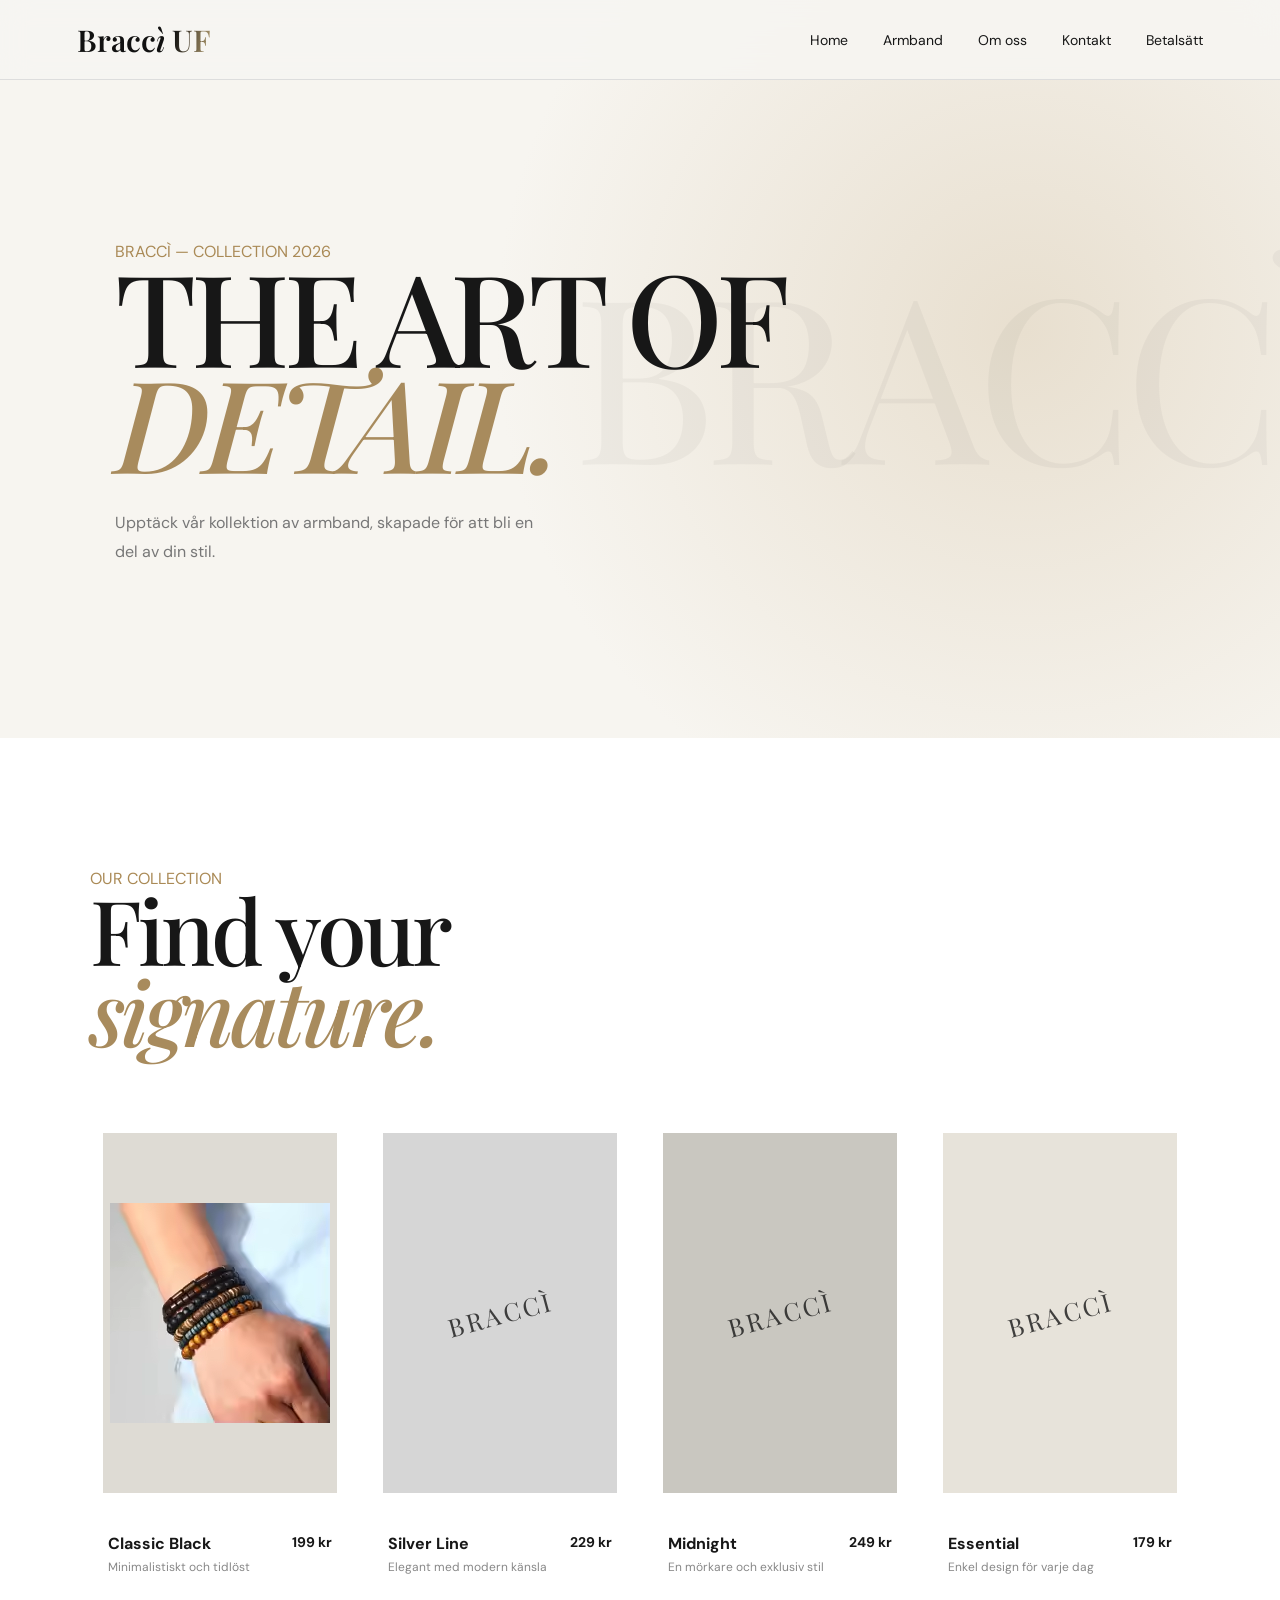
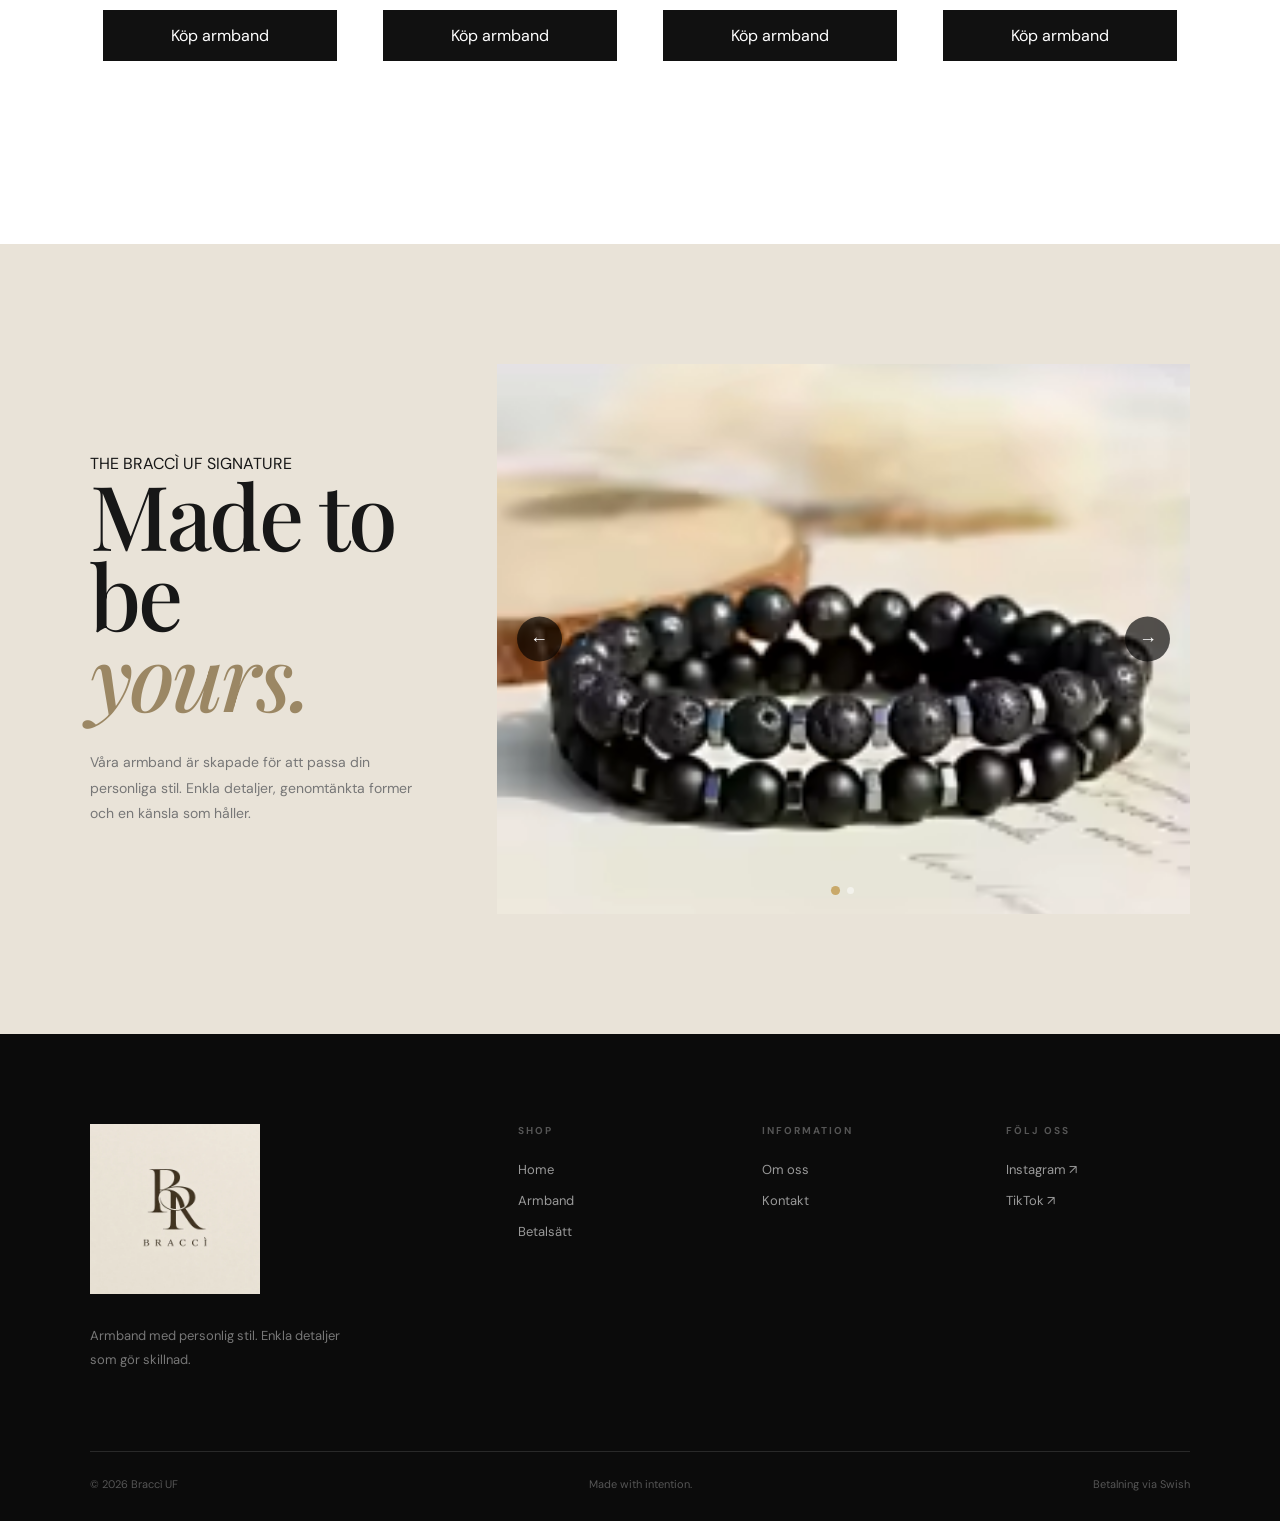
<file: subpages/armband.html>
<!DOCTYPE html>
<html lang="sv">

<head>
    <meta charset="UTF-8">
    <meta name="viewport" content="width=device-width, initial-scale=1.0">

    <title>Braccì UF | Armband</title>

    <link rel="stylesheet" href="../style.css">
    <link rel="icon" type="image/png" href="../img/logga.png">

    <!-- Google Font
         Utan den här laddningen faller loggan tillbaka på Times New
         Roman, eftersom .logo i style.css beror på "Playfair Display"
         och bara har "serif" som reserv. Mätt: loggans "Bracci" blev
         278px bred med reservfonten mot 292px med rätt font. Samma
         sak händer med alla rubriker på sidan. -->
    <link rel="preconnect" href="https://fonts.googleapis.com">
    <link rel="preconnect" href="https://fonts.gstatic.com" crossorigin>
    <link
        href="https://fonts.googleapis.com/css2?family=DM+Sans:wght@400;500;600;700&family=Playfair+Display:wght@500;600;700&display=swap"
        rel="stylesheet">
</head>

<body class="bracelet-page">

    <!-- NAVIGATION -->
    <header class="navbar">

        <a href="../index.html" class="logo">
            <div class="bla">
                <div>Bracc<span>ì</span></div>
                <div> UF</div>
            </div>

        </a>


        <nav id="mainnav">
            <a href="../index.html">Home</a>
            <a href="../subpages/armband.html">Armband</a>
            <a href="../subpages/omoss.html">Om oss</a>
            <a href="../subpages/kontakt.html">Kontakt</a>
                 <a href="../subpages/betalsatt.html">Betalsätt</a>
        </nav>

        <button class="menu-button" type="button" onclick="toggleMenu()"
            aria-label="Öppna meny" aria-expanded="false" aria-controls="mainnav">
            <span class="menu-icon" aria-hidden="true"></span>
        </button>

    </header>


    <main>

        <!-- HERO -->
        <section class="bracelet-hero-light">

            <div class="bracelet-hero-text reveal">

                <p class="eyebrow">
                    BRACCÌ — COLLECTION 2026
                </p>

                <h1>
                    THE ART OF
                    <span>DETAIL.</span>
                </h1>

                <p>
                    Upptäck vår kollektion av armband,
                    skapade för att bli en del av din stil.
                </p>

            </div>

            <div class="hero-decoration">
                BRACCÌ
            </div>

        </section>


        <!-- COLLECTION -->
        <section class="collection-light">

            <div class="collection-heading reveal">

                <div>

                    <p class="eyebrow">
                        OUR COLLECTION
                    </p>

                    <h2>
                        Find your
                        <span>signature.</span>
                    </h2>

                </div>



            </div>
            <div class="armband-products">
                <!-- dina 4 product-card här -->

                <!-- PRODUCT 1 -->
                <article class="product-card hover-lift">

                    <div class="product-image image-one">


                        <img src="../img/armband.avif">
                    </div>

                    <div class="product-info">

                        <div>
                            <h3>Classic Black</h3>
                            <p>Minimalistiskt och tidlöst</p>
                        </div>

                        <strong>199 kr</strong>

                    </div>

                    <a class="product-link" href="betalsatt.html">
                        Köp armband
                    </a>

                </article>


                <!-- PRODUCT 2 -->
                <article class="product-card hover-lift">

                    <div class="product-image image-two">
                        <span>BRACCÌ</span>
                    </div>

                    <div class="product-info">

                        <div>
                            <h3>Silver Line</h3>
                            <p>Elegant med modern känsla</p>
                        </div>

                        <strong>229 kr</strong>

                    </div>

                    <a class="product-link" href="betalsatt.html">
                        Köp armband
                    </a>

                </article>


                <!-- PRODUCT 3 -->
                <article class="product-card hover-lift">

                    <div class="product-image image-three">
                        <span>BRACCÌ</span>
                    </div>

                    <div class="product-info">

                        <div>
                            <h3>Midnight</h3>
                            <p>En mörkare och exklusiv stil</p>
                        </div>

                        <strong>249 kr</strong>

                    </div>

                    <a class="product-link" href="betalsatt.html">
                        Köp armband
                    </a>

                </article>


                <!-- PRODUCT 4 -->
                <article class="product-card hover-lift">

                    <div class="product-image image-four">
                        <span>BRACCÌ</span>
                    </div>

                    <div class="product-info">

                        <div>
                            <h3>Essential</h3>
                            <p>Enkel design för varje dag</p>
                        </div>

                        <strong>179 kr</strong>

                    </div>

                    <a class="product-link" href="betalsatt.html">
                        Köp armband
                    </a>

                </article>

            </div>

        </section>

<section class="signature-section">

    <div class="signature-text">
        <p class="eyebrow">THE BRACCÌ UF SIGNATURE</p>

        <h2>
            Made to be
            <span>yours.</span>
        </h2>

        <p>
            Våra armband är skapade för att passa din personliga stil.
            Enkla detaljer, genomtänkta former och en känsla som håller.
        </p>
    </div>

    <div class="signature-slideshow">

        <div class="slide active">
            <img src="../img/armband1.avif" alt="Braccì armband">
        </div>

        <div class="slide">
            <img src="../img/armband.avif" alt="Braccì armband">
        </div>

        <button class="slide-prev" onclick="changeSlide(-1)">←</button>
        <button class="slide-next" onclick="changeSlide(1)">→</button>

        <div class="slide-dots">
            <span class="dot active" onclick="goToSlide(0)"></span>
            <span class="dot" onclick="goToSlide(1)"></span>
        </div>

    </div>

</section>

    </main>

  <footer class="site-footer">

    <div class="footer-main">

        <!-- LOGO -->
        <div class="footer-brand">
            <a href="../index.html">
                <picture>
                    <source srcset="../img/logga.webp" type="image/webp">
                    <img src="../img/logga.png" alt="Braccì logo" width="800" height="800">
                </picture>
            </a>

            <p>
                Armband med personlig stil.
                Enkla detaljer som gör skillnad.
            </p>
        </div>


        <!-- NAVIGATION -->
        <div class="footer-column">
            <h4>SHOP</h4>

            <a href="../index.html">Home</a>
            <a href="armband.html">Armband</a>
            <a href="../subpages/betalsatt.html">Betalsätt</a>
        </div>


        <!-- INFORMATION -->
        <div class="footer-column">
            <h4>INFORMATION</h4>

            <a href="../subpages/omoss.html">Om oss</a>
            <a href="../subpages/kontakt.html">Kontakt</a>
        </div>


        <!-- SOCIAL -->
        <div class="footer-column">
            <h4>FÖLJ OSS</h4>

            <a href="https://www.instagram.com/bracci_uf/" target="_blank"
                rel="noopener noreferrer">
                Instagram ↗
            </a>

            <a href="#">TikTok ↗</a>
        </div>

    </div>


    <div class="footer-line"></div>


    <div class="footer-bottom">
        <p>© 2026 Braccì UF</p>

        <p>
            Made with intention.
        </p>

        <a href="../subpages/betalsatt.html">
            Betalning via Swish
        </a>
    </div>

</footer>

    <script src="../script.js"></script>

</body>

</html>
</file>
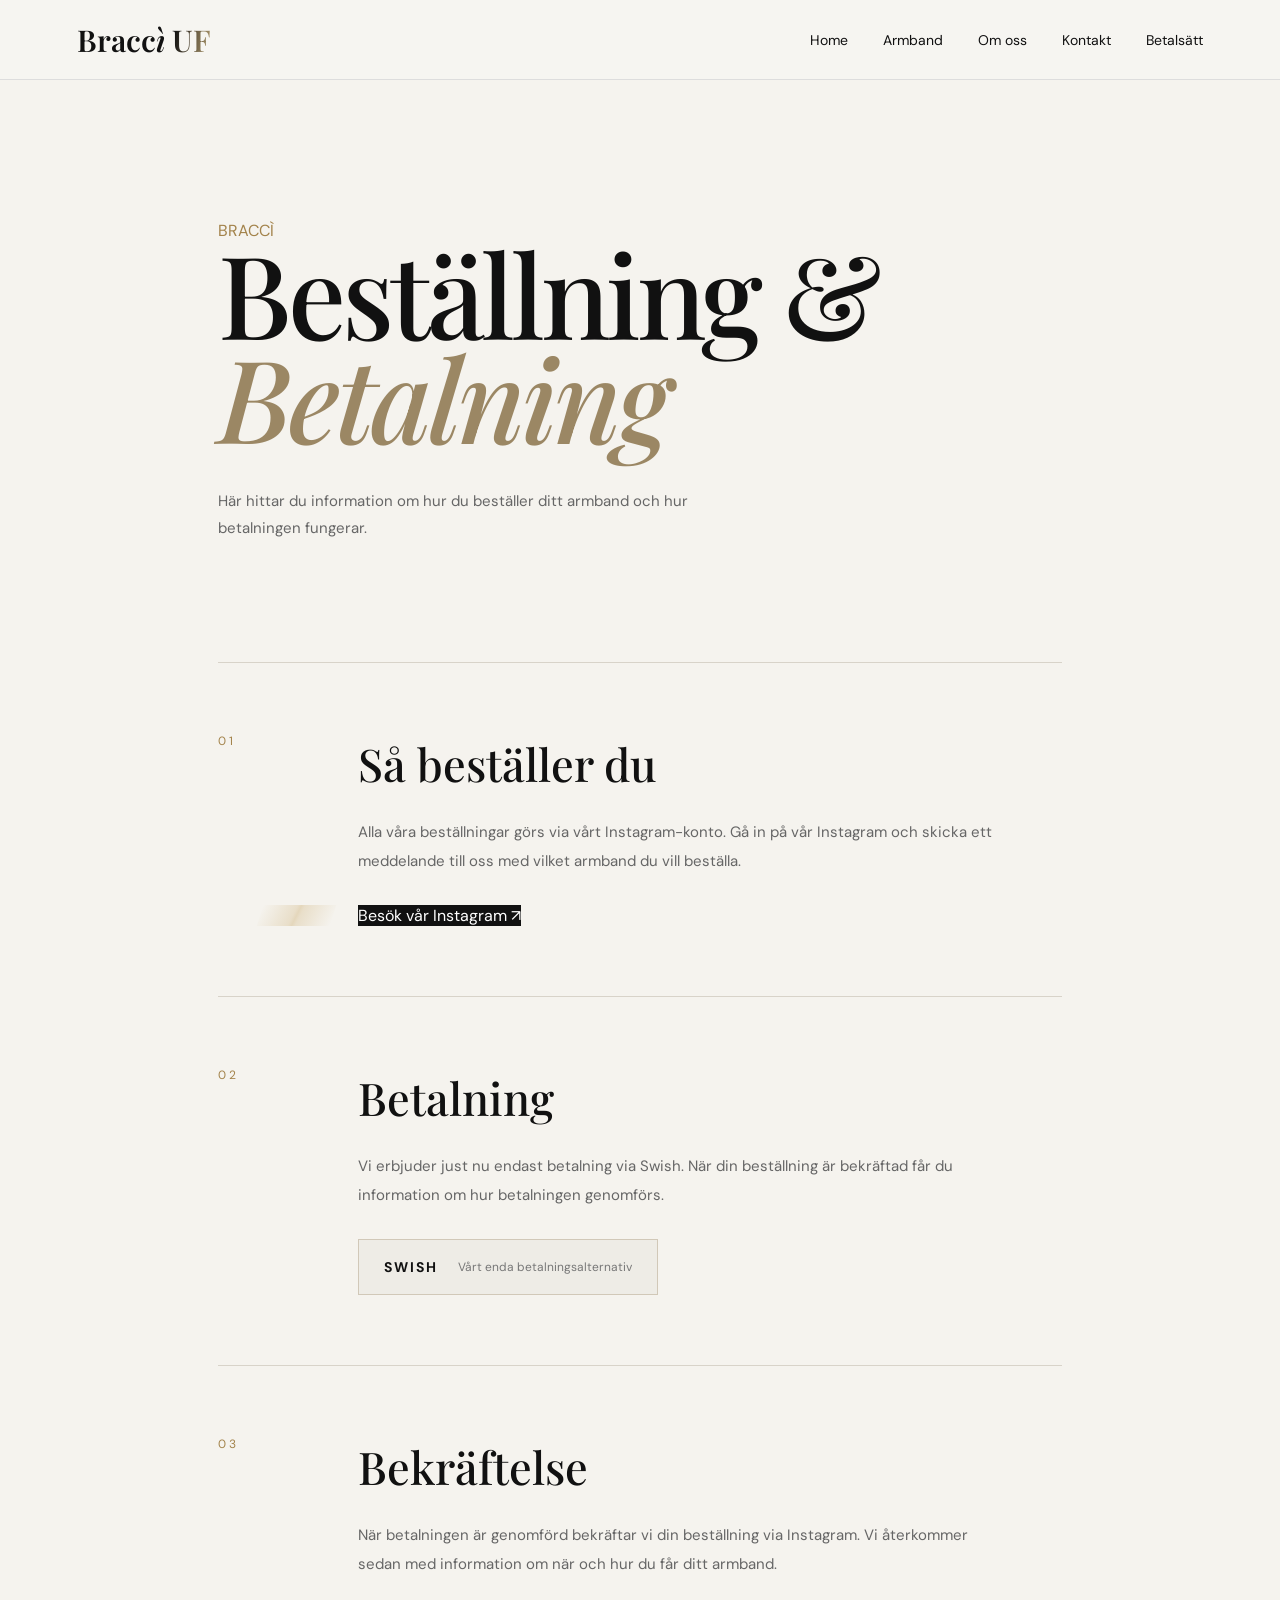
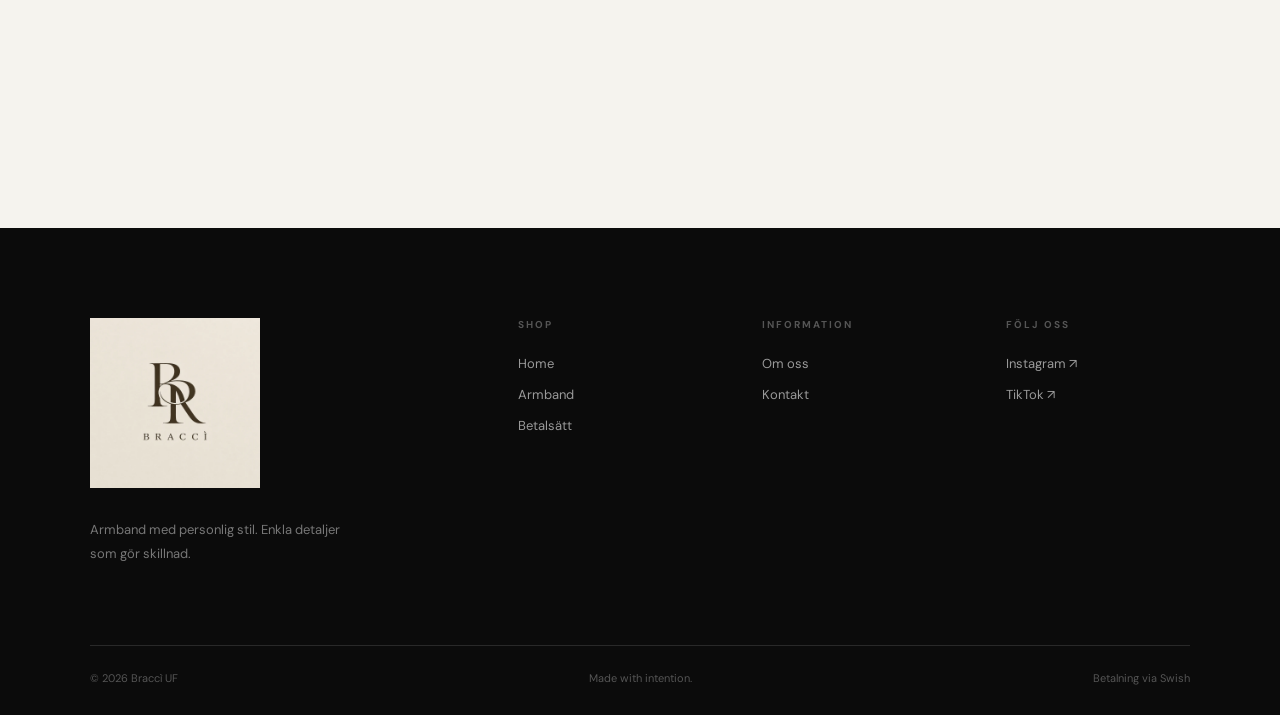
<file: subpages/betalsatt.html>
<!DOCTYPE html>
<html lang="sv">
<head>
    <meta charset="UTF-8">
    <meta name="viewport" content="width=device-width, initial-scale=1.0">

    <title>Braccì UF | Betalsätt</title>

    <link rel="stylesheet" href="../style.css">
    <link rel="icon" type="image/png" href="../img/logga.png">

    <!-- Google Font
         Utan den här laddningen faller loggan tillbaka på Times New
         Roman, eftersom .logo i style.css beror på "Playfair Display"
         och bara har "serif" som reserv. Mätt: loggans "Bracci" blev
         278px bred med reservfonten mot 292px med rätt font. Samma
         sak händer med alla rubriker på sidan. -->
    <link rel="preconnect" href="https://fonts.googleapis.com">
    <link rel="preconnect" href="https://fonts.gstatic.com" crossorigin>
    <link
        href="https://fonts.googleapis.com/css2?family=DM+Sans:wght@400;500;600;700&family=Playfair+Display:wght@500;600;700&display=swap"
        rel="stylesheet">
</head>

<body>

<header class="navbar">

    <a href="../index.html" class="logo">
        <div class="bla">
            <div>Bracc<span>ì</span></div>
            <div> UF</div>
        </div>
    </a>

    <nav id="mainnav">
        <a href="../index.html">Home</a>
        <a href="armband.html">Armband</a>
        <a href="omoss.html">Om oss</a>
        <a href="kontakt.html">Kontakt</a>
        <a href="betalsatt.html">Betalsätt</a>
    </nav>

    <button class="menu-button" type="button" onclick="toggleMenu()"
        aria-label="Öppna meny" aria-expanded="false" aria-controls="mainnav">
        <span class="menu-icon" aria-hidden="true"></span>
    </button>

</header>


<main class="payment-page">

    <section class="payment-hero">
        <p class="eyebrow">BRACCÌ</p>

        <h1>
            Beställning &<br>
            <span>Betalning</span>
        </h1>

        <p>
            Här hittar du information om hur du beställer
            ditt armband och hur betalningen fungerar.
        </p>
    </section>


    <section class="payment-content">

        <div class="payment-box">
            <span class="payment-number">01</span>

            <div>
                <h2>Så beställer du</h2>

                <p>
                    Alla våra beställningar görs via vårt Instagram-konto.
                    Gå in på vår Instagram och skicka ett meddelande till oss
                    med vilket armband du vill beställa.
                </p>

                <a
                    href="https://www.instagram.com/bracci_uf/"
                    target="_blank"
                    rel="noopener noreferrer"
                    class="gold-button"
                >
                    Besök vår Instagram
                    <span>↗</span>
                </a>
            </div>
        </div>


        <div class="payment-box">
            <span class="payment-number">02</span>

            <div>
                <h2>Betalning</h2>

                <p>
                    Vi erbjuder just nu endast betalning via Swish.
                    När din beställning är bekräftad får du information
                    om hur betalningen genomförs.
                </p>

                <div class="payment-method">
                    <strong>SWISH</strong>
                    <span>Vårt enda betalningsalternativ</span>
                </div>
            </div>
        </div>


        <div class="payment-box">
            <span class="payment-number">03</span>

            <div>
                <h2>Bekräftelse</h2>

                <p>
                    När betalningen är genomförd bekräftar vi din beställning
                    via Instagram. Vi återkommer sedan med information om
                    när och hur du får ditt armband.
                </p>
            </div>
        </div>

    </section>

</main>

<footer class="site-footer">

    <div class="footer-main">

        <!-- LOGO -->
        <div class="footer-brand">
            <a href="../index.html">
                <picture>
                    <source srcset="../img/logga.webp" type="image/webp">
                    <img src="../img/logga.png" alt="Braccì logo" width="800" height="800">
                </picture>
            </a>

            <p>
                Armband med personlig stil.
                Enkla detaljer som gör skillnad.
            </p>
        </div>


        <!-- NAVIGATION -->
        <div class="footer-column">
            <h4>SHOP</h4>

            <a href="../index.html">Home</a>
            <a href="../subpages/armband.html">Armband</a>
            <a href="betalsatt.html">Betalsätt</a>
        </div>


        <!-- INFORMATION -->
        <div class="footer-column">
            <h4>INFORMATION</h4>

            <a href="../subpages/omoss.html">Om oss</a>
            <a href="../subpages/kontakt.html">Kontakt</a>
        </div>


        <!-- SOCIAL -->
        <div class="footer-column">
            <h4>FÖLJ OSS</h4>

            <a href="https://www.instagram.com/bracci_uf/" target="_blank"
                rel="noopener noreferrer">
                Instagram ↗
            </a>

            <a href="#">TikTok ↗</a>
        </div>

    </div>


    <div class="footer-line"></div>


    <div class="footer-bottom">
        <p>© 2026 Braccì UF</p>

        <p>
            Made with intention.
        </p>

        <a href="betalsatt.html">
            Betalning via Swish
        </a>
    </div>

</footer>


<script src="../script.js"></script>

</body>
</html>
</file>
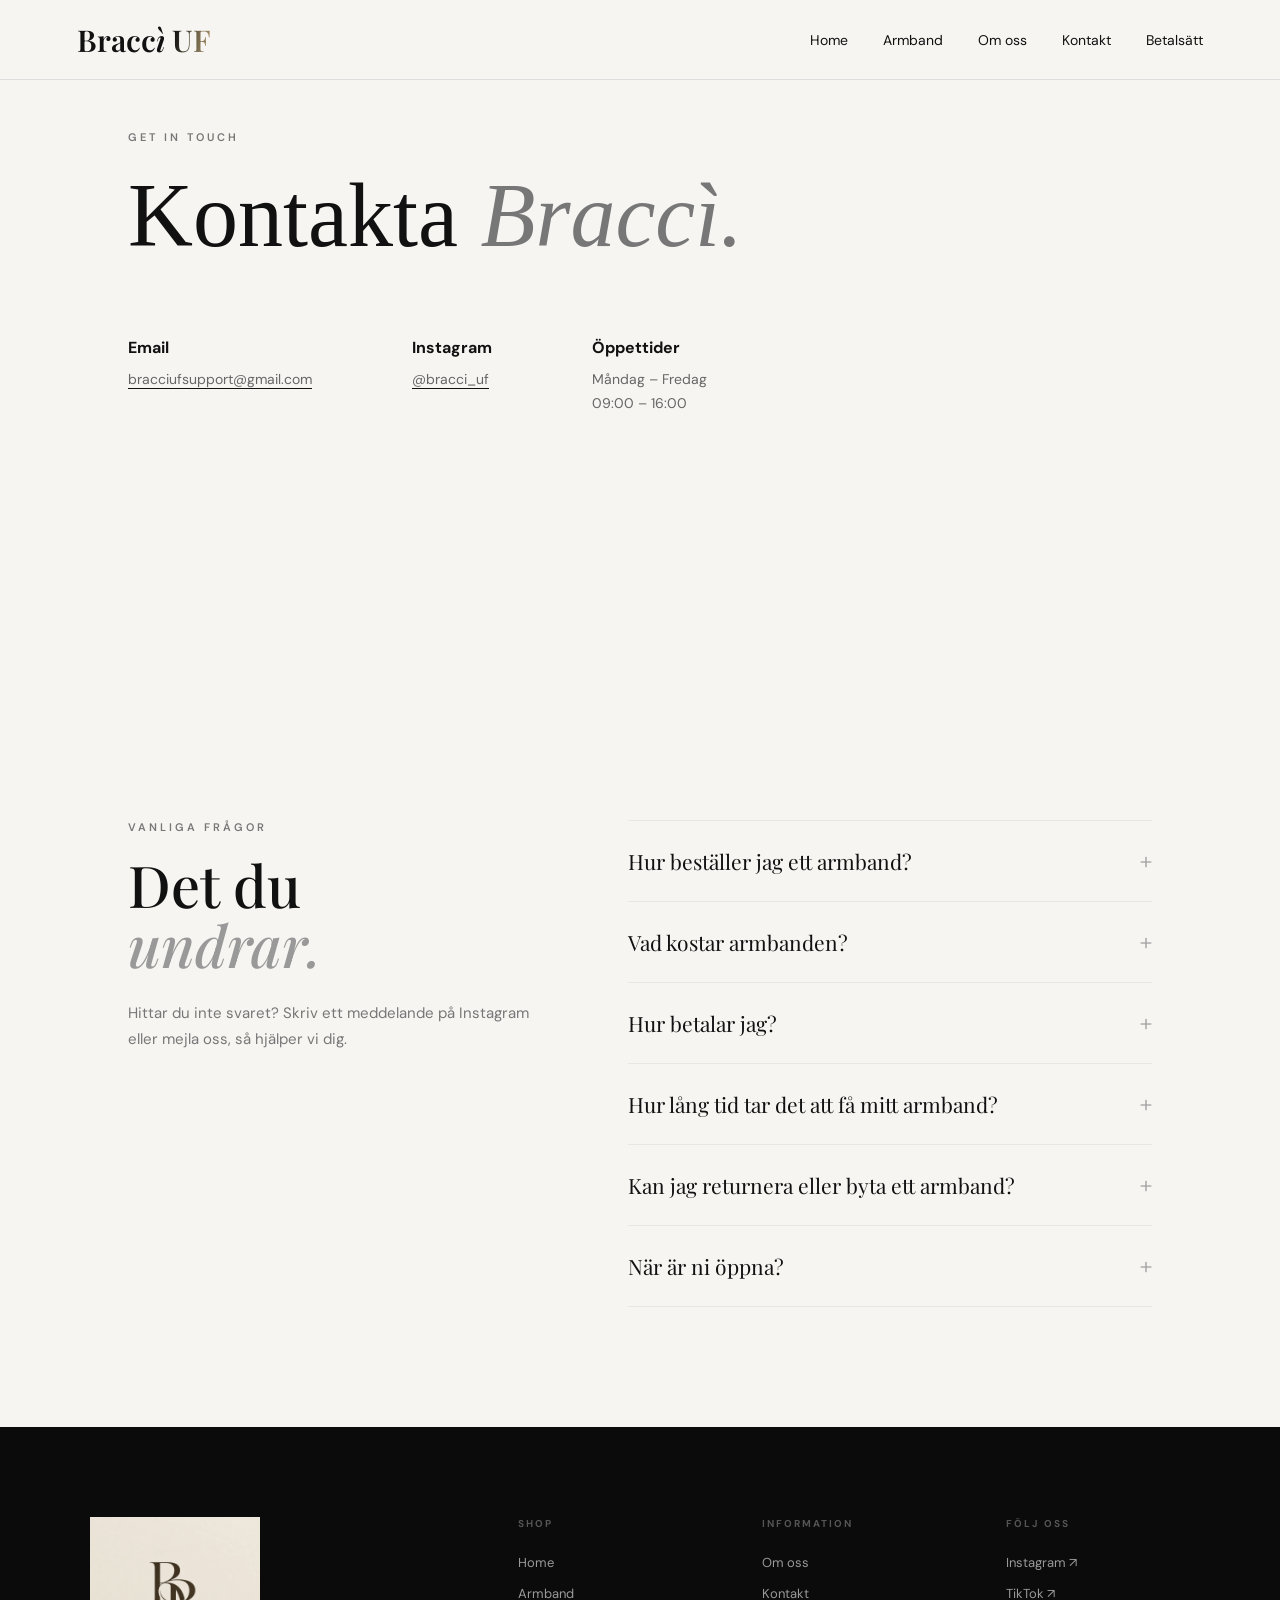
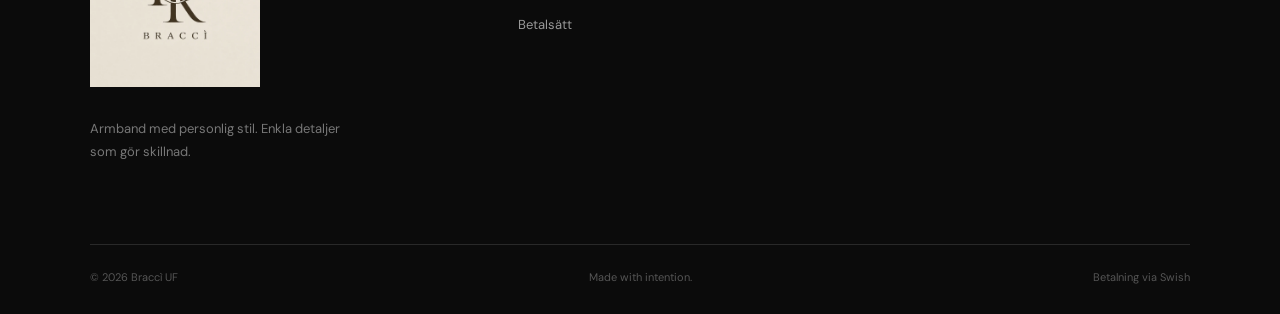
<file: subpages/kontakt.html>
<!DOCTYPE html>
<html lang="sv">

<head>

    <meta charset="UTF-8">
    <meta name="viewport" content="width=device-width, initial-scale=1.0">

    <title>Braccì UF | Kontakt</title>

    <link rel="stylesheet" href="../style.css">
    <link rel="icon" type="image/png" href="../img/logga.png">

    <!-- Samma sak som saknades på om oss-sidan: utan dessa laddas
         varken Playfair Display eller DM Sans, och alla rubriker
         faller tillbaka på Times New Roman. FAQ:en använder
         Playfair Display, så fonter behövs här också. -->
    <link rel="preconnect" href="https://fonts.googleapis.com">
    <link rel="preconnect" href="https://fonts.gstatic.com" crossorigin>
    <link
        href="https://fonts.googleapis.com/css2?family=DM+Sans:wght@400;500;600;700&family=Playfair+Display:wght@500;600;700&display=swap"
        rel="stylesheet">

</head>

<body>


    <!-- NAVIGATION -->
    <header class="navbar">

    <a href="../index.html" class="logo">
            <div class="bla">
                <div>Bracc<span>ì</span></div>
                <div> UF</div>
            </div>

        </a>
        <nav id="mainnav">

            <a href="../index.html">
                Home
            </a>

            <a href="armband.html">
                Armband
            </a>

            <a href="omoss.html">
                Om oss
            </a>

            <a href="kontakt.html">
                Kontakt
            </a>

            <a href="betalsatt.html">
                Betalsätt
            </a>

        </nav>

        <button class="menu-button" type="button" onclick="toggleMenu()"
            aria-label="Öppna meny" aria-expanded="false" aria-controls="mainnav">
            <span class="menu-icon" aria-hidden="true"></span>
        </button>

    </header>


    <!-- CONTACT -->
    <main>

        <section class="contact-page">

            <p class="section-label">
                GET IN TOUCH
            </p>

            <h1>
                Kontakta
                <span>Braccì.</span>
            </h1>


            <div class="contact-box">

                <div>

                    <h2>
                        Email
                    </h2>

                    <a href="mailto:bracciufsupport@gmail.com">
                        bracciufsupport@gmail.com
                    </a>

                </div>


                <div>

                    <h2>
                        Instagram
                    </h2>

                    <a href="https://www.instagram.com/bracci_uf/" target="_blank"
                        rel="noopener noreferrer">
                        @bracci_uf
                    </a>

                </div>


                <div>

                    <h2>
                        Öppettider
                    </h2>

                    <p>
                        Måndag – Fredag<br>
                        09:00 – 16:00
                    </p>

                </div>

            </div>

        </section>


        <!-- VANLIGA FRÅGOR -->
        <section class="contact-faq">

            <div class="faq-heading">

                <p class="section-label">
                    VANLIGA FRÅGOR
                </p>

                <h2>
                    Det du
                    <span>undrar.</span>
                </h2>

                <p>
                    Hittar du inte svaret? Skriv ett meddelande
                    på Instagram eller mejla oss, så hjälper vi dig.
                </p>

            </div>

            <!-- details/summary fungerar utan JS och är
                 tangentbordstyrda av sig själva -->
            <div class="faq-list">

                <details class="faq-item">

                    <summary>Hur beställer jag ett armband?</summary>

                    <div class="faq-answer">
                        <p>
                            Alla beställningar görs via vårt Instagram-konto.
                            Gå in på vår profil och skicka ett meddelande
                            med vilket armband du vill ha, så bekräftar vi
                            ordern och skickar betalningsinformationen.
                        </p>
                    </div>

                </details>


                <details class="faq-item">

                    <summary>Vad kostar armbanden?</summary>

                    <div class="faq-answer">
                        <p>
                            Priset varierar beroende på modell, från
                            179 kr för Essential till 249 kr för Midnight.
                            Du hittar alla priser under Armband.
                        </p>
                    </div>

                </details>


                <details class="faq-item">

                    <summary>Hur betalar jag?</summary>

                    <div class="faq-answer">
                        <p>
                            Betalning sker via Swish, vilket är vårt enda
                            betalningsalternativ just nu. När din beställning
                            är bekräftad får du information om hur
                            betalningen genomförs.
                        </p>
                    </div>

                </details>


                <details class="faq-item">

                    <!-- TODO: fyll i er verkliga leveranstid.
                         Frågan får inte ligga kvar ofylld när ni deployar. -->
                    <summary>Hur lång tid tar det att få mitt armband?</summary>

                    <div class="faq-answer">
                        <p>
                            Kontakta oss via Instagram så berättar vi
                            den aktuella leveranstiden.
                        </p>
                    </div>

                </details>


                <details class="faq-item">

                    <!-- TODO: fyll i er returrätt. -->
                    <summary>Kan jag returnera eller byta ett armband?</summary>

                    <div class="faq-answer">
                        <p>
                            Hör av dig till oss först så går vi igenom
                            ditt ärende.
                        </p>
                    </div>

                </details>


                <details class="faq-item">

                    <summary>När är ni öppna?</summary>

                    <div class="faq-answer">
                        <p>
                            Vi svarar vanligtvis måndag till fredag
                            mellan 09:00 och 16:00. Skicka gärna ett
                            meddelande när som helst - vi återkommer
                            så fort vi kan.
                        </p>
                    </div>

                </details>

            </div>

        </section>

    </main>
<footer class="site-footer">

    <div class="footer-main">

        <!-- LOGO -->
        <div class="footer-brand">
            <a href="../index.html">
                <picture>
                    <source srcset="../img/logga.webp" type="image/webp">
                    <img src="../img/logga.png" alt="Braccì logo" width="800" height="800">
                </picture>
            </a>

            <p>
                Armband med personlig stil.
                Enkla detaljer som gör skillnad.
            </p>
        </div>


        <!-- NAVIGATION -->
        <div class="footer-column">
            <h4>SHOP</h4>

            <a href="../index.html">Home</a>
            <a href="../subpages/armband.html">Armband</a>
            <a href="../subpages/betalsatt.html">Betalsätt</a>
        </div>


        <!-- INFORMATION -->
        <div class="footer-column">
            <h4>INFORMATION</h4>

            <a href="../subpages/omoss.html">Om oss</a>
            <a href="../subpages/kontakt.html">Kontakt</a>
        </div>


        <!-- SOCIAL -->
        <div class="footer-column">
            <h4>FÖLJ OSS</h4>

            <a href="https://www.instagram.com/bracci_uf/" target="_blank"
                rel="noopener noreferrer">
                Instagram ↗
            </a>

            <a href="#">TikTok ↗</a>
        </div>

    </div>


    <div class="footer-line"></div>


    <div class="footer-bottom">
        <p>© 2026 Braccì UF</p>

        <p>
            Made with intention.
        </p>

        <a href="../subpages/betalsatt.html">
            Betalning via Swish
        </a>
    </div>

</footer>

    <script src="../script.js"></script>

</body>

</html>
</file>
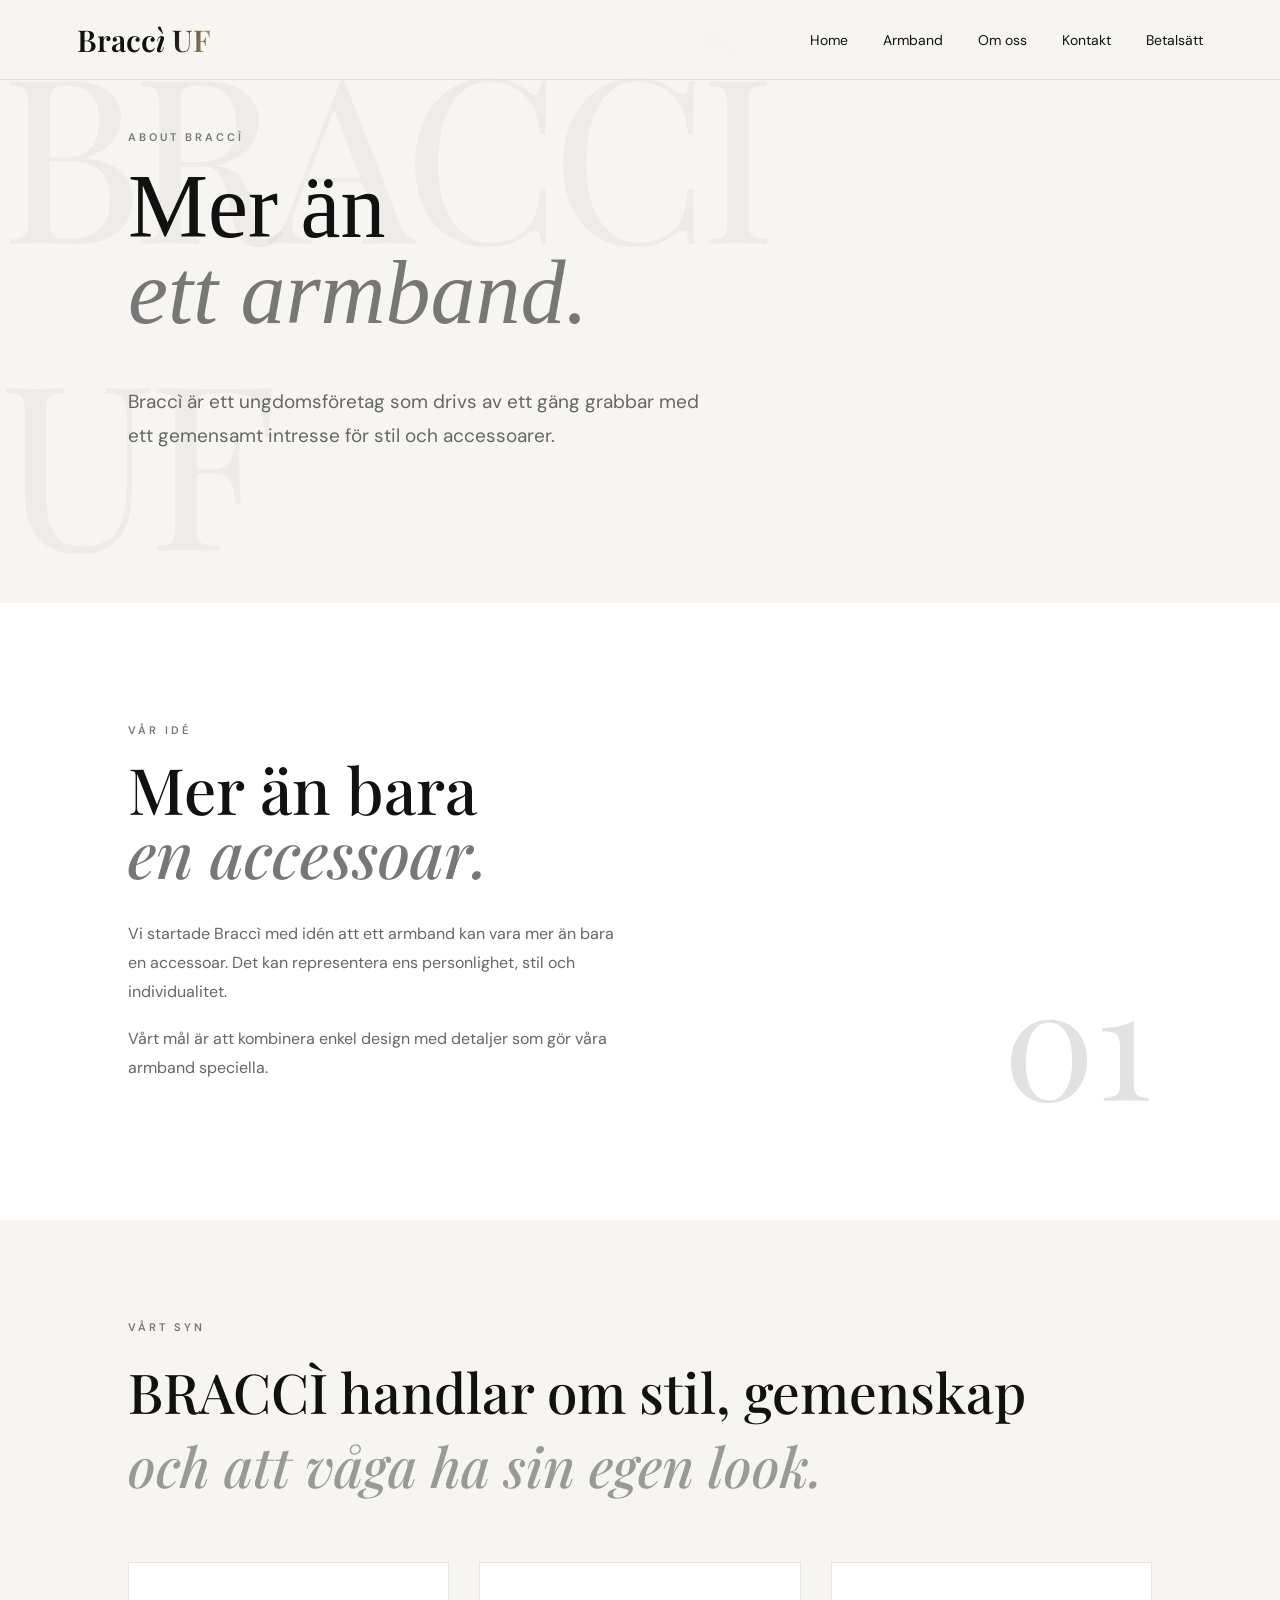
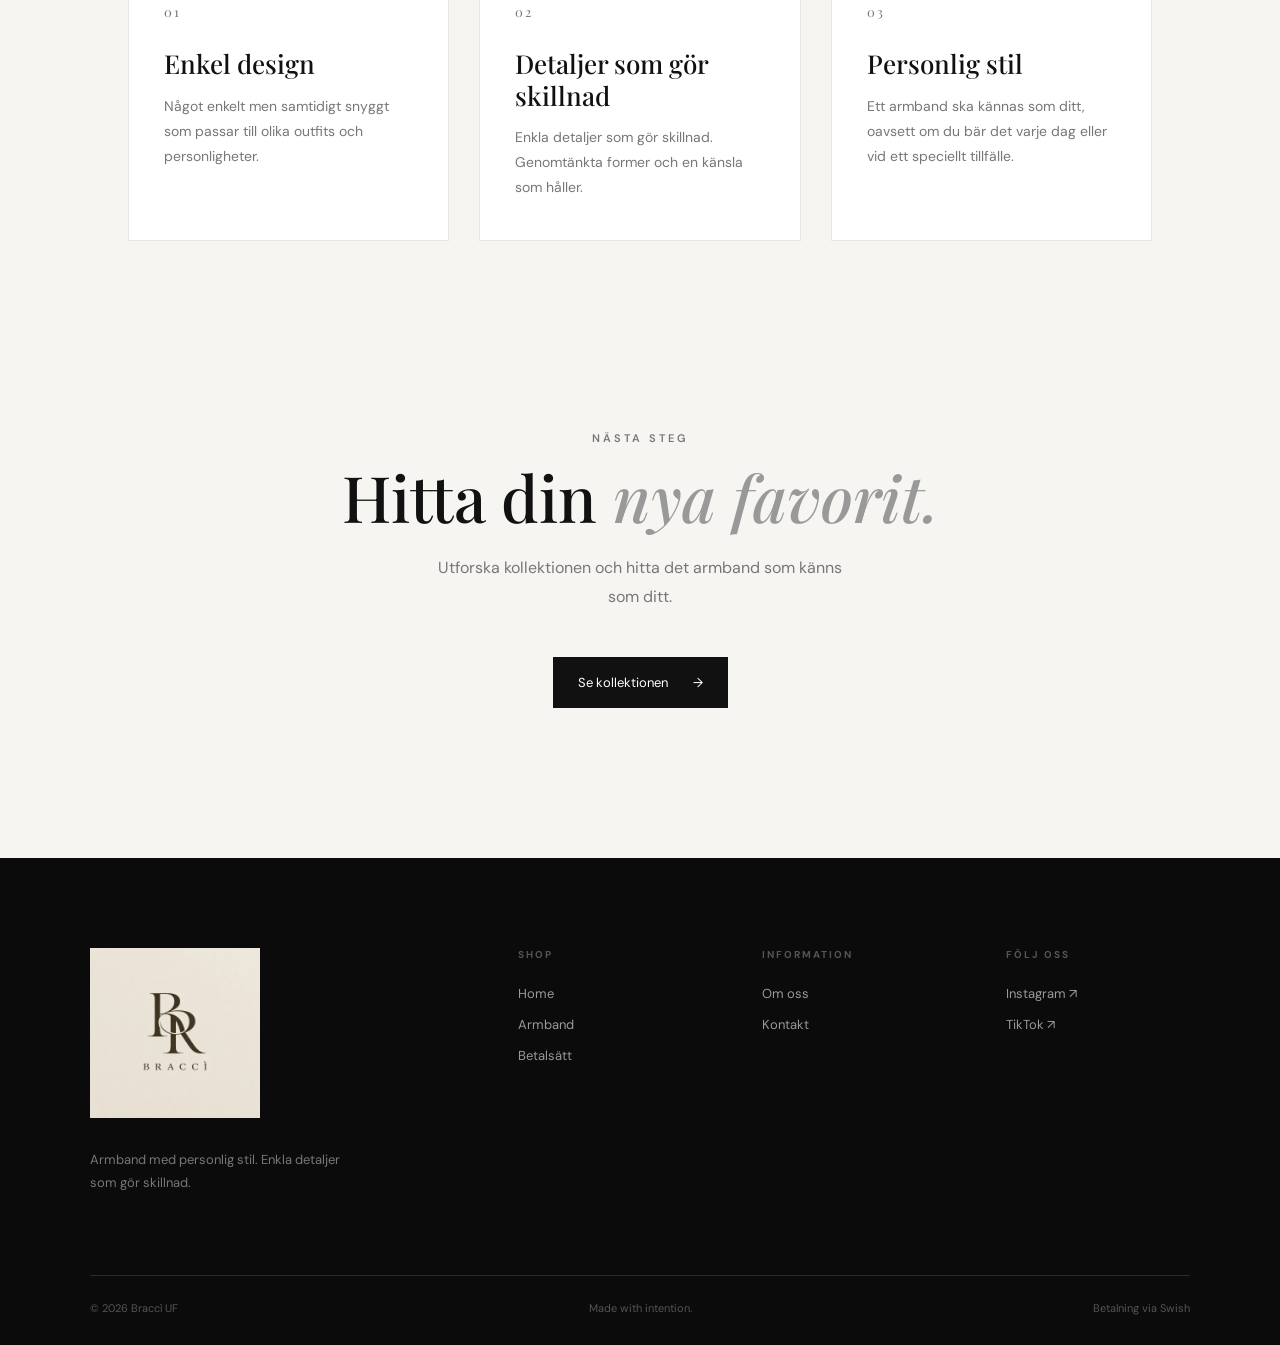
<file: subpages/omoss.html>
<!DOCTYPE html>
<html lang="sv">

<head>

    <meta charset="UTF-8">
    <meta name="viewport" content="width=device-width, initial-scale=1.0">

    <title>Braccì UF | Om oss</title>

    <meta name="description"
        content="Braccì är ett ungdomsföretag som skapar armband med personlig stil. Läs mer om vår idé, design och vad som gör Braccì speciellt.">

    <link rel="stylesheet" href="../style.css">
    <link rel="icon" type="image/png" href="../img/logga.png">

    <!-- Google Font
         Saknades tidigare på den här sidan, så Playfair Display och DM Sans
         aldrig laddades och rubrikerna föll tillbaka på Times New Roman.
         Alla sidans klasser (.about-page, .about-story, .about-values,
         .about-cta) bor i style.css - här ligger bara HTML och fonten. -->
    <link rel="preconnect" href="https://fonts.googleapis.com">
    <link rel="preconnect" href="https://fonts.gstatic.com" crossorigin>
    <link
        href="https://fonts.googleapis.com/css2?family=DM+Sans:wght@400;500;600;700&family=Playfair+Display:wght@500;600;700&display=swap"
        rel="stylesheet">

</head>

<body>


    <!-- NAVIGATION -->
    <header class="navbar">

        <a href="../index.html" class="logo">
            <div class="bla">
                <div>Bracc<span>ì</span></div>
                <div> UF</div>
            </div>
        </a>

        <nav id="mainnav">

            <a href="../index.html">
                Home
            </a>

            <a href="armband.html">
                Armband
            </a>

            <a href="omoss.html">
                Om oss
            </a>

            <a href="kontakt.html">
                Kontakt
            </a>

            <a href="betalsatt.html">
                Betalsätt
            </a>

        </nav>

        <button class="menu-button" type="button" onclick="toggleMenu()"
            aria-label="Öppna meny" aria-expanded="false" aria-controls="mainnav">
            <span class="menu-icon" aria-hidden="true"></span>
        </button>

    </header>


    <!-- ABOUT -->
    <main>

        <!-- HERO -->
        <section class="about-page">

            <!-- Bakgrundsord, samma typ av dekoration som på armband.html.
                 Sitter bakom texten: .about-page får position/overflow
                 och .about-page-decor har z-index 0 medan innehållet
                 ligger på z-index 1. -->
            <div class="hero-decoration about-page-decor" aria-hidden="true">
                BRACCÌ UF
            </div>

            <p class="section-label">
                ABOUT BRACCÌ
            </p>

            <h1>
                Mer än
                <span>ett armband.</span>
            </h1>

            <p class="about-lead">
                Braccì är ett ungdomsföretag som drivs av ett gäng grabbar
                med ett gemensamt intresse för stil och accessoarer.
            </p>

        </section>


        <!-- BERÄTTELSE -->
        <section class="about-story">

            <div class="about-story-text">

                <p class="section-label">
                    VÅR IDÉ
                </p>

                <h2>
                    Mer än bara
                    <span>en accessoar.</span>
                </h2>

                <p>
                    Vi startade Braccì med idén att ett armband kan vara
                    mer än bara en accessoar. Det kan representera
                    ens personlighet, stil och individualitet.
                </p>

                <p>
                    Vårt mål är att kombinera enkel design med
                    detaljer som gör våra armband speciella.
                </p>

            </div>

            <div class="about-story-number">
                01
            </div>

        </section>


        <!-- VÄRDEN -->
        <section class="about-values">

            <div class="section-heading">

                <div>

                    <p class="section-label">
                        VÅRT SYN
                    </p>

                    <h2>
                        BRACCÌ handlar om stil, gemenskap
                        <span>och att våga ha sin egen look.</span>
                    </h2>

                </div>

            </div>

            <div class="values-grid">

                <article class="value-card">

                    <span class="value-index">01</span>

                    <h3>Enkel design</h3>

                    <p>
                        Något enkelt men samtidigt snyggt som passar
                        till olika outfits och personligheter.
                    </p>

                </article>


                <article class="value-card">

                    <span class="value-index">02</span>

                    <h3>Detaljer som gör skillnad</h3>

                    <p>
                        Enkla detaljer som gör skillnad. Genomtänkta former
                        och en känsla som håller.
                    </p>

                </article>


                <article class="value-card">

                    <span class="value-index">03</span>

                    <h3>Personlig stil</h3>

                    <p>
                        Ett armband ska kännas som ditt, oavsett om du
                        bär det varje dag eller vid ett speciellt tillfälle.
                    </p>

                </article>

            </div>

        </section>


        <!-- AVSLUTNING -->
        <section class="about-cta">

            <!-- div och inte p: regeln .about-cta>p är avsedd för
                 brödtexten nedan. Ett p här skulle också träffa den. -->
            <div class="section-label">
                NÄSTA STEG
            </div>

            <h2>
                Hitta din
                <span>nya favorit.</span>
            </h2>

            <p>
                Utforska kollektionen och hitta det armband
                som känns som ditt.
            </p>

            <a href="armband.html" class="main-button magnetic">
                Se kollektionen
                <span>→</span>
            </a>

        </section>

    </main>


    <footer class="site-footer">

        <div class="footer-main">

            <!-- LOGO -->
            <div class="footer-brand">
                <a href="../index.html">
                    <picture>
                        <source srcset="../img/logga.webp" type="image/webp">
                        <img src="../img/logga.png" alt="Braccì logo" width="800" height="800">
                    </picture>
                </a>

                <p>
                    Armband med personlig stil.
                    Enkla detaljer som gör skillnad.
                </p>
            </div>


            <!-- NAVIGATION -->
            <div class="footer-column">
                <h4>SHOP</h4>

                <a href="../index.html">Home</a>
                <a href="../subpages/armband.html">Armband</a>
                <a href="../subpages/betalsatt.html">Betalsätt</a>
            </div>


            <!-- INFORMATION -->
            <div class="footer-column">
                <h4>INFORMATION</h4>

                <a href="omoss.html">Om oss</a>
                <a href="../subpages/kontakt.html">Kontakt</a>
            </div>


            <!-- SOCIAL -->
            <div class="footer-column">
                <h4>FÖLJ OSS</h4>

                <a href="https://www.instagram.com/bracci_uf/"
                    target="_blank"
                    rel="noopener noreferrer">
                    Instagram ↗
                </a>

                <a href="#">TikTok ↗</a>
            </div>

        </div>


        <div class="footer-line"></div>


        <div class="footer-bottom">
            <p>© 2026 Braccì UF</p>

            <p>
                Made with intention.
            </p>

            <a href="../subpages/betalsatt.html">
                Betalning via Swish
            </a>
        </div>

    </footer>


    <script src="../script.js"></script>

</body>

</html>
</file>
<file: style.css>
/* =========================
   RESET
========================= */

* {
    margin: 0;
    padding: 0;
    box-sizing: border-box;
}

* {
    margin: 0;
    padding: 0;
    box-sizing: border-box;
}

html {
    scroll-behavior: smooth;

    /* Navbaren är position: fixed. Utan detta hamnar ankarlänkar
       (t.ex. loggan -> #home) under den när man klickar. */
    scroll-padding-top: var(--nav-h);
}

body {
    font-family: Arial, sans-serif;
    background: #f5f4f0;
    color: #111;
}

a {
    text-decoration: none;
    color: inherit;
}


/* NAVIGATION */

.navbar {
    height: 80px;

    padding: 0 7%;

    display: flex;
    align-items: center;
    justify-content: space-between;

    background: rgba(245, 244, 240, 0.95);

    border-bottom: 1px solid #ddd;

    position: relative;

    z-index: 10;
}

.bla {
    display: flex;

    gap: 7px;
}

.logo {
    font-family: Georgia, serif;

    font-size: 30px;
    display: flex;
    font-weight: bold;

}

.logo span {
    font-style: italic;
}

.navbar nav {
    display: flex;

    gap: 35px;
}

.navbar nav a {
    font-size: 14px;

    transition: 0.3s;
}

.navbar nav a:hover {
    opacity: 0.5;
}


/* HERO */

.hero {
    min-height: 80vh;

    display: flex;

    align-items: center;

    padding: 100px 10%;

    background:
        radial-gradient(circle at 80% 50%,
            #dedbd2,
            transparent 35%);
}

.hero-content {
    max-width: 650px;
}

.small-title,
.section-label {
    font-size: 11px;

    letter-spacing: 3px;

    color: #777;

    margin-bottom: 20px;
}

.hero h1 {
    font-family: Georgia, serif;

    font-size: clamp(60px, 9vw, 120px);

    line-height: 0.9;

    font-weight: normal;

    margin-bottom: 30px;
}

.hero h1 span {
    font-style: italic;

    color: #777;
}

.hero p:not(.small-title) {
    color: #666;

    max-width: 420px;

    line-height: 1.7;

    margin-bottom: 30px;
}

.button {
    display: inline-block;

    padding: 16px 25px;

    background: #111;

    color: white;

    font-size: 13px;

    transition: 0.3s;
}

.button:hover {
    transform: translateY(-4px);
}


/* INTRO */

.intro {
    padding: 130px 10%;

    max-width: 900px;
}

.intro h2 {
    font-family: Georgia, serif;

    font-size: 60px;

    font-weight: normal;

    line-height: 1;

    margin-bottom: 30px;
}

.intro h2 span {
    color: #777;

    font-style: italic;
}

.intro p:last-child {
    color: #666;

    line-height: 1.8;

    max-width: 500px;
}


/* PRODUCTS */

.products-section {
    padding: 100px 7%;

    min-height: 80vh;
}

.page-title {
    font-family: Georgia, serif;

    font-size: 70px;

    font-weight: normal;

    margin-bottom: 20px;
}

.page-text {
    color: #777;

    margin-bottom: 60px;
}

.products-grid {
    display: grid;

    grid-template-columns: repeat(3, 1fr);

    gap: 25px;
}

.product-card {
    background: white;

    padding: 15px;

    transition: 0.4s;
}

.product-card:hover {
    transform: translateY(-10px);
}

.product-image {
    height: 350px;

    background: #dedbd4;

    display: flex;

    align-items: center;

    justify-content: center;

    font-family: Georgia, serif;

    font-size: 25px;

    letter-spacing: 4px;

    margin-bottom: 20px;
}

.product-card h2 {
    font-size: 18px;

    margin-bottom: 8px;
}

.product-card p {
    color: #888;

    font-size: 13px;

    margin-bottom: 15px;
}

.product-card strong {
    font-size: 14px;
}


/* ABOUT */

.about-page {
    /* min-height: 80vh tvingade sektionen till 80% av skärmhöjden,
       fast innehållet bara är ~370px. Mätning gav 267px tomrum på
       desktop och 420px på tablet - samma problem som på
       kontaktsidan, där båda sektionerna har samma bakgrundsfärg
       och det därför lästes som ett fel. Sektionen växer nu med
       sitt innehåll istället för att fylla skärmen. */
    min-height: auto;

    padding: 130px 10%;

    max-width: 1000px;

    /* Behövs för att .hero-decoration ska positionera sig
       mot sektionen och klippas av den. */
    position: relative;

    overflow: hidden;
}

/* Innehållet måste ligga över bakgrundsordet */
.about-page>.section-label,
.about-page>h1,
.about-page>p {
    position: relative;

    z-index: 1;
}

.about-page h1 {
    font-family: Georgia, serif;

    font-size: clamp(55px, 8vw, 90px);

    line-height: 0.95;

    font-weight: normal;

    margin-bottom: 50px;
}

.about-page h1 span {
    display: block;

    color: #777;

    font-style: italic;
}

.about-page>p:not(.section-label) {
    max-width: 600px;

    color: #666;

    line-height: 1.8;

    margin-bottom: 20px;
}

/* Ingress - större än brödtexten, första stycket på sidan */
.about-page .about-lead {
    max-width: 640px;

    color: #444;

    font-size: 19px;

    line-height: 1.75;

    margin-bottom: 30px;
}

/* Bakgrundsord i hero ("BRACCÌ UF"). Återanvänder .hero-decoration
   från armband.html men justeras för den smalare about-sektionen. */
.about-page-decor {
    z-index: 0;

    right: -70px;

    top: 52%;

    /* Två ord i rad - inte så aggressiv negativ letter-spacing
       som på armband-sidan, där orden är ihoptryckta. */
    letter-spacing: -4px;

    font-size: clamp(90px, 15vw, 190px);
}


/* =========================
   OM OSS - VÄRDEN
========================= */

.about-values {
    padding: 100px 10% 120px;
}

.about-values .section-heading h2 span {
    display: block;

    color: #999;
    font-style: italic;
}

.values-grid {

    display: grid;

    grid-template-columns: repeat(3, 1fr);

    gap: 30px;
}

.value-card {

    padding: 40px 35px;

    background: #fff;

    border: 1px solid #e6e6e4;

    transition: border-color .4s;
}

.value-card:hover {
    border-color: #d5d5d3;
}

.value-index {

    display: block;

    margin-bottom: 28px;

    color: #777;

    font-family: "Playfair Display", serif;
    font-size: 13px;

    letter-spacing: 2px;
}

.value-card h3 {

    margin-bottom: 14px;

    font-family: "Playfair Display", serif;
    font-size: 26px;

    font-weight: 500;

    line-height: 1.2;
}

.value-card p {

    color: #777;

    font-size: 14px;

    line-height: 1.8;
}


/* =========================
   OM OSS - BERÄTTELSE
========================= */

.about-story {

    background: #fff;

    color: #111;

    padding: 120px 10%;

    display: flex;

    justify-content: space-between;
    align-items: flex-end;

    gap: 60px;
}

.about-story-text {
    max-width: 620px;
}

.about-story .section-label {
    color: #777;
}

.about-story h2 {

    font-family: "Playfair Display", serif;

    font-size: clamp(42px, 5vw, 66px);

    line-height: 1;

    font-weight: 500;

    margin-bottom: 35px;
}

.about-story h2 span {
    display: block;

    color: #777;
    font-style: italic;
}

.about-story-text>p:not(.section-label) {

    max-width: 500px;

    color: #666;

    line-height: 1.8;

    margin-bottom: 18px;
}

.about-story-number {

    font-family: "Playfair Display", serif;

    font-size: clamp(90px, 12vw, 170px);

    line-height: .8;

    /* På #111 gav #1e1e1e en siffra som knappast syntes. På vit
       bakgrund blir motsvarande #e2e2e0 - samma subtila effekt. */
    color: #e2e2e0;
}


/* =========================
   OM OSS - CTA
========================= */

/* .about-cta padding-top 130px + .about-values padding-bottom 120px
   blev 250px sammanlagt mellan värdena och avslutningen. Eftersom
   båda sektionerna har samma bakgrundsfärg (#f5f4f0) syntes ingen
   skillnad mellan dem - det lästes som ett enda stort tomrum.
   .about-cta padding-top är sänkt till 70px, vilket ger 190px. */
.about-cta {

    padding: 70px 10% 150px;

    text-align: center;
}

.about-cta h2 {

    font-family: "Playfair Display", serif;

    font-size: clamp(42px, 5vw, 70px);

    line-height: 1;

    font-weight: 500;

    margin-bottom: 25px;
}

.about-cta h2 span {
    color: #999;
    font-style: italic;
}

.about-cta>p {

    max-width: 420px;

    margin: 0 auto 45px;

    color: #777;

    line-height: 1.8;
}

.about-cta .main-button {

    /* Inline-flex ska inte täcka hela raden när den centreras */
    width: fit-content;
}


/* CONTACT */

.contact-page {
    min-height: 80vh;

    padding: 130px 10%;
}

.contact-page h1 {
    font-family: Georgia, serif;

    font-size: clamp(55px, 8vw, 90px);

    font-weight: normal;

    margin-bottom: 70px;
}

.contact-page h1 span {
    color: #777;

    font-style: italic;
}

.contact-box {
    display: flex;

    gap: 100px;

    flex-wrap: wrap;
}

.contact-box h2 {
    font-size: 16px;

    margin-bottom: 10px;
}

.contact-box p,
.contact-box a {
    color: #666;

    line-height: 1.7;

    font-size: 14px;
}

.contact-box a {
    border-bottom: 1px solid #111;
}


/* ---- FAQ ----
   Två kolumner: rubrik som står kvar när frågorna scrollas
   förbi, och själva accordionsen bredvid. */

.contact-faq {

    padding: 100px 10% 120px;

    display: grid;

    grid-template-columns: 1fr 1.25fr;

    gap: 80px;

    align-items: start;
}

.faq-heading {

    position: sticky;

    top: 120px;
}

.faq-heading h2 {

    font-family: "Playfair Display", serif;

    font-size: clamp(38px, 4.5vw, 58px);

    line-height: 1.05;

    font-weight: 500;

    margin-bottom: 25px;
}

.faq-heading h2 span {

    display: block;

    color: #999;

    font-style: italic;
}

.faq-heading p:not(.section-label) {

    color: #777;

    font-size: 15px;

    line-height: 1.75;
}


/* Rubriken är klickbar - blir ingen handpekare av sig
   själv, så det läggs på. */
.faq-item summary {

    display: flex;

    align-items: center;

    justify-content: space-between;

    gap: 25px;

    padding: 26px 0;

    border-bottom: 1px solid #e6e6e4;

    font-family: "Playfair Display", serif;

    font-size: 21px;

    cursor: pointer;

    list-style: none;

    transition: color .35s;
}

/* Webbläsarens egna triangel dold */
.faq-item summary::-webkit-details-marker {

    display: none;
}

.faq-item summary:hover {

    color: #a88b5d;
}

/* Plus som roterar till ett kryss när frågan öppnas */
.faq-item summary::after {

    content: "+";

    flex-shrink: 0;

    font-family: "DM Sans", sans-serif;

    font-size: 24px;

    font-weight: 300;

    line-height: 1;

    color: #aaa;

    transition: transform .35s cubic-bezier(.16, 1, .3, 1);
}

.faq-item[open] summary::after {

    transform: rotate(45deg);
}

.faq-item[open] summary {

    color: #a88b5d;
}

.faq-answer p {

    color: #777;

    font-size: 15px;

    line-height: 1.8;

    /* Luft mot nästa fråga när svaret är utfällt */
    padding: 20px 0 30px;

    max-width: 560px;
}

.faq-item:first-child summary {

    border-top: 1px solid #e6e6e4;
}


/* FOOTER
   Styling för .site-footer ligger i sektionen "BRACCÌ FOOTER" längre ner.
   Här fanns tidigare generiska footer-regler som bröt layouten
   genom att tvinga display:flex och ljus border på den mörka footern. */


/* MOBILE */

/* Mobila regler ligger samlade i slutet av filen,
   se sektionen "RESPONSIV" längst ner. */

html {
    scroll-behavior: smooth;

    /* Navbaren är position: fixed. Utan detta hamnar ankarlänkar
       (t.ex. loggan -> #home) under den när man klickar. */
    scroll-padding-top: var(--nav-h);
}

body {
    font-family: "DM Sans", sans-serif;
    background: #f6f5f2;
    color: #111;
}

a {
    text-decoration: none;
    color: inherit;
}


/* =========================
   NAVBAR
========================= */

/* Navbarens höjd läggs här, inte direkt i .navbar, så att både
   höjden, dropdownens placering och topppaddingen under den kan
   utgå från samma värde. Satt på :root eftersom även sektionerna
   på sidan behöver samma tal. */
:root {
    --nav-h: 80px;
}

.navbar {
    height: var(--nav-h);
    padding: 0 6%;
    display: flex;
    align-items: center;
    justify-content: space-between;

    position: fixed;
    top: 0;
    left: 0;
    width: 100%;

    background: rgba(246, 245, 242, 0.88);
    backdrop-filter: blur(15px);

    z-index: 1000;
}

.logo {
    font-family: "Playfair Display", serif;
    font-size: 30px;
    font-weight: 600;
}

.logo span {
    font-style: italic;
}

.navbar nav {
    display: flex;
    gap: 35px;
}

.navbar nav a {
    font-size: 14px;
    transition: 0.3s;
}

.navbar nav a:hover {
    opacity: 0.5;
}

/* Knappen är hela hamburgaren på mobil. Paddingen gör tryckytan
   större än själva ikonens 22x2px - utan den blir träffytan
   mindre än de 44px som är riktlinjen för fingre. Ikonen ligger
   kvar centrerad eftersom den är 22px bred och knappen har
   samma padding på båda sidor. */
.menu-button {
    display: none;

    padding: 14px 11px;

    background: none;
    border: none;

    color: inherit;

    cursor: pointer;

    -webkit-tap-highlight-color: transparent;
}

/* Tre staplar, rita med ::before/::after kring mittenlinjen.
   Ren CSS istället för tecknet ☰, så att de går att animera
   till ett kryss och så att de är oberoende av plattformens
   emoji-font. */
.menu-icon {
    position: relative;

    display: block;

    width: 22px;
    height: 2px;

    background: currentColor;
}

.menu-icon::before,
.menu-icon::after {
    content: "";

    position: absolute;

    left: 0;
    top: 0;

    width: 100%;
    height: 2px;

    background: currentColor;

    transition:
        transform .35s cubic-bezier(.16, 1, .3, 1),
        top .35s cubic-bezier(.16, 1, .3, 1);
}

.menu-icon::before {
    top: -7px;
}

.menu-icon::after {
    top: 7px;
}

/* Öppet läge: staplarna roteras till ett kryss. Mittenlinjen
   tas bort så att det inte blir en linje tvärs över. */
.menu-button[aria-expanded="true"] .menu-icon {
    background: transparent;
}

.menu-button[aria-expanded="true"] .menu-icon::before {
    top: 0;
    transform: rotate(45deg);
}

.menu-button[aria-expanded="true"] .menu-icon::after {
    top: 0;
    transform: rotate(-45deg);
}

/* Synlig fokusmarkering - knappen är det enda sättet att nå
   länkarna på mobil, så måste den gå att nå med tangentbord. */
.menu-button:focus-visible {
    outline: 2px solid #c9a96a;
    outline-offset: 2px;
}

/* Låser sidan när menyn är öppen. Utan det kan man scrolla
   vidare bakom menyn, och då rör sig innehållet under den
   halvgenomskinliga ytan - särskilt tydligt på iOS där
   adressraden tonas bort när man scrollar.

   Klassen sätts på <html> av JS. Båda elementen behövs:
   overflow: hidden på <html> ensamt räcker inte i alla
   webbläsare, och på <body> ensamt rullar vissa sidor ändå. */
html.menu-open,
html.menu-open body {
    overflow: hidden;
}


/* =========================
   HERO
========================= */

.hero {
    min-height: 100vh;

    display: flex;
    align-items: center;

    padding: 130px 10% 80px;

    position: relative;
    overflow: hidden;
}

.hero-content {
    max-width: 650px;

    /* position: relative är nödvändigt - z-index gäller bara
       positionerade elementen. Utan relative låter texten på
       mobil/tablet ligga bakom cirkeln med loggan, eftersom
       cirkeln är position: absolute. */
    position: relative;
    z-index: 2;

    animation: fadeUp 1s ease;
}

.small-title,
.section-label {
    font-size: 11px;
    letter-spacing: 3px;
    font-weight: 600;
    color: #777;

    margin-bottom: 20px;
}

.hero h1 {
    font-family: "Playfair Display", serif;

    font-size: clamp(65px, 9vw, 130px);

    line-height: 0.9;

    font-weight: 500;

    margin-bottom: 35px;

    /* Tre lager, som en upphöjd knapp: en vit kant ovanför som
       fångar ljuset, en tight skugga som läser som kontakt med
       underlaget, och en vid mjuk som gör själva lyften. Den
       vita kanten är det som gör att texten uppfattas som
       upphöjd snarare än som en smutsig fläck.

       Arvs ned i <span> ("story.") eftersom text-shadow ärvs,
       så båda raderna får samma lyft. */
    text-shadow: -1px -1px 0 rgba(255, 255, 255, .9),
                 0 4px 8px rgba(0, 0, 0, .20),
                 0 20px 40px rgba(0, 0, 0, .36);
}

.hero h1 span,
.intro h2 span,
.feature h2 span,
.about h2 span,
.contact h2 span {
    font-style: italic;
    color: #777;
}

.hero-text {
    max-width: 420px;

    line-height: 1.7;

    color: #666;

    margin-bottom: 35px;

    /* Samma upphöjning, värde för värde, som .hero h1 - texten
       ska kännas som samma slags lyft. Tidigare var den svagare
       (0.18/0.30 med mindre blur) eftersom jag antog att liten
       text blev suddig av det, men då syntes den knappt alls. */
    text-shadow: -1px -1px 0 rgba(255, 255, 255, .9),
                 0 4px 8px rgba(0, 0, 0, .20),
                 0 20px 40px rgba(0, 0, 0, .36);
}

.main-button {
    display: inline-flex;

    align-items: center;
    gap: 25px;

    padding: 17px 25px;

    background: #111;
    color: white;

    font-size: 13px;

    transition: 0.3s;
}

.main-button:hover {
    transform: translateY(-4px);
    background: #292929;
}

/* Cirkeln är en flex-container så att loggan som barn alltid
   hamnar mitt i den. Tidigare låg kedjesymbolen som ett eget
   absolut positionerat syskon, vilket krävde att båda elementen
   flyttades och skalpades för hand i varje breakpoint. */
.hero-circle {
    position: absolute;

    right: 5%;
    top: 18%;

    width: 550px;
    height: 550px;

    border-radius: 50%;

    background: #e3e0d8;

    display: flex;
    align-items: center;
    justify-content: center;

    /* Loggan dyter under sin egen flytanimation, men klipper
       ändå bort vad som helst råkar sticka ut. */
    overflow: hidden;
}

/* När loggan låg direkt i .hero-circle centrerades bilden av
   cirkelns egen flex. Nu ligger <picture> där emellan (för att
   kunna erbjuda webp), och picture är display: block - det fyller
   då hela cirkeln medan bilden bara är 66% av den. Utan den här
   regeln hamnade loggan cirka 94px till vänster om mitten.

   Flexen på picture flyttar centreringen ett steg inåt: nu
   centreras bilden inuti picture, som i sin tur är centrerad i
   cirkeln. Dubbel centrering, men det behövs för varje lager. */
.hero-circle picture {
    display: flex;

    align-items: center;
    justify-content: center;
}

/* logga.png är 800x800, alltså kvadratisk, och har en krämvit
   bakgrund (#eae3d7) i stället för genomskinlighet. Därför måste
   bilden själv klippas till en cirkel - annars sticker de
   fyrkantiga hörnen ut genom den gråa cirkeln.

   Storleken anges i procent av cirkeln, så loggan skalar med
   cirkeln utan egna pixelsiffror. 66% i stället för 50% eftersom
   bilden har mycket luft runt själva monogrammet - annars blir
   märket nästan osynligt i den stora cirkeln. */
.hero-logo {
    width: 66%;
    height: auto;

    display: block;

    border-radius: 50%;

    /* Tonen i loggan ligger nära cirkelns #e3e0d8, så en tunn
       mörk ring behövs för att skilja dem åt. */
    box-shadow: 0 0 0 1px rgba(17, 17, 17, 0.15),
                0 18px 40px rgba(17, 17, 17, 0.12);

    /* Långsam gungning. Ingen rotation - loggans ordmärke
       BRACCÌ ska stå rakt. */
    animation: logoFloat 5s ease-in-out infinite;
}


/* =========================
   INTRO
========================= */

.intro {
    padding: 130px 10%;

    max-width: 900px;
}

.intro h2 {
    font-family: "Playfair Display", serif;

    font-size: clamp(45px, 6vw, 75px);

    line-height: 1;

    font-weight: 500;

    margin-bottom: 35px;
}

.intro>p:last-child {
    max-width: 500px;

    line-height: 1.8;

    color: #666;
}


/* =========================
   PRODUCTS
========================= */

.products-section {
    padding: 100px 7%;
}

.section-heading {
    display: flex;
    justify-content: space-between;
    align-items: end;

    margin-bottom: 60px;
}

.section-heading h2 {
    font-family: "Playfair Display", serif;

    font-size: 55px;

    font-weight: 500;
}

.section-heading>p {
    max-width: 300px;

    color: #777;

    line-height: 1.6;
}

.products-grid {
    display: grid;

    grid-template-columns: repeat(4, 1fr);

    gap: 20px;
}

.product-card {
    background: white;

    padding: 12px;

    transition: 0.4s;

    border: 1px solid transparent;
}

.product-card:hover {
    transform: translateY(-10px);
    border-color: #ddd;
}

.product-image {
    height: 360px;

    display: flex;

    justify-content: center;
    align-items: center;

    position: relative;

    overflow: hidden;
}

.product-image span {
    font-family: "Playfair Display", serif;

    font-size: 25px;

    letter-spacing: 3px;

    transform: rotate(-15deg);

    opacity: 0.8;
}

.image-one {
    background: #dedbd4;
}

.image-two {
    background: #d6d6d6;
}

.image-three {
    background: #c9c7c0;
}

.image-four {
    background: #e7e3da;
}

.product-info {
    display: flex;

    justify-content: space-between;

    padding: 20px 5px;
}

.product-info h3 {
    font-size: 16px;

    margin-bottom: 5px;
}

.product-info p {
    color: #888;

    font-size: 12px;
}

.product-info strong {
    font-size: 14px;
}

.product-card>button {
    width: 100%;

    border: none;

    background: #111;
    color: white;

    padding: 15px;

    cursor: pointer;

    transition: 0.3s;
}

.product-card>button:hover {
    background: #444;
}

/* Köpknappen är en länk till betalsidan, inte en knapp */
.product-card>a.product-link {
    display: block;

    width: 100%;

    background: #111;
    color: white;

    padding: 15px;

    text-align: center;

    transition: 0.3s;
}

.product-card>a.product-link:hover {
    background: #444;
}

.product-card>a.product-link:focus-visible {
    outline: 2px solid #c9a96a;
    outline-offset: 3px;
}


/* =========================
   FEATURE
========================= */

.feature {
    padding: 150px 10%;

    display: grid;

    grid-template-columns: 1fr 1fr;

    gap: 100px;

    align-items: center;
}

.feature-image {
    height: 600px;

    background: #ddd9d0;

    display: flex;

    /* Hela ramen ska ligga i mitten, inte bara innehållet */
    justify-content: center;
    align-items: center;
    flex-direction: row;

    overflow: hidden;
}

/* Stilarna låg tidigare på <img id="lol">, vilket gjorde att
   .feature-bracelet (elementet som faktiskt omsluter bilden)
   saknade all styling. Nu ligger allt på den rätt, så även
   mobilregeln som sätter storlek och ram fungerar.

   overflow: hidden är det viktiga - utan det klipps inte
   bilden till cirkeln, så de fyrkantiga hörnen sticker ut
   genom den runda ramen. logga.png är 800x800, alltså
   kvadratisk, och fyller därför hela innehållsytan.

   picture-elementet är inline per default, vilket lägger en
   textrad under bilden. display: block på .feature-bracelet
   picture tar bort den raden. */

.feature-bracelet {

    width: 290px;
    height: 290px;

    display: flex;

    justify-content: center;
    align-items: center;

    border: 35px solid #222;

    border-radius: 50%;

    /* Knappar bilden till cirkeln så att den passar in i ramen */
    overflow: hidden;

    transform: rotate(-20deg);

    flex-shrink: 0;
}

.feature-bracelet picture {
    display: block;

    width: 100%;
    height: 100%;
}

.feature-bracelet img {

    width: 100%;
    height: 100%;

    display: block;
}



.feature-content h2 {
    font-family: "Playfair Display", serif;

    font-size: clamp(50px, 6vw, 80px);

    line-height: 0.95;

    font-weight: 500;

    margin-bottom: 35px;
}

.feature-content>p:not(.section-label) {
    max-width: 450px;

    color: #666;

    line-height: 1.8;

    margin-bottom: 30px;
}

.text-link {
    font-size: 14px;

    border-bottom: 1px solid #111;

    padding-bottom: 5px;
}


/* =========================
   ABOUT
========================= */

.about {
    background: #111;

    color: white;

    padding: 130px 10%;

    display: flex;

    justify-content: space-between;

    align-items: end;
}

.about h2 {
    font-family: "Playfair Display", serif;

    font-size: clamp(55px, 7vw, 90px);

    line-height: 0.95;

    font-weight: 500;

    margin-bottom: 40px;
}

.about h2 span {
    color: #aaa;
}

.about-content>p:not(.section-label) {
    max-width: 500px;

    color: #aaa;

    line-height: 1.8;

    margin-bottom: 15px;
}

.about-number {
    font-family: "Playfair Display", serif;

    font-size: 150px;

    color: #292929;
}


/* =========================
   CONTACT
========================= */

.contact {
    padding: 130px 10%;

    display: flex;

    justify-content: space-between;

    align-items: center;
}

.contact h2 {
    font-family: "Playfair Display", serif;

    font-size: clamp(50px, 7vw, 90px);

    line-height: 0.95;

    font-weight: 500;
}

.contact-info {
    min-width: 250px;
}

.contact-info p {
    color: #888;

    font-size: 12px;

    margin-bottom: 5px;

    margin-top: 25px;
}

.contact-info a {
    font-size: 16px;

    border-bottom: 1px solid #111;
}


/* =========================
   FOOTER
   Se "BRACCÌ FOOTER" nedan för den faktiska footern.
========================= */


/* REVIEWS */

.review-image {
    width: 90px !important;
    height: 90px !important;
    object-fit: cover;

    display: block;
    margin: 15px 0 20px;

    cursor: pointer;

    transition: transform 0.3s ease;
}

.review-image:hover {
    transform: scale(1.05);
}

/* Klonade kort (den andra halvan av scrollen) är inte klickbara */
.reviews-wrapper [aria-hidden="true"] .review-image {
    cursor: default;
}

.reviews-wrapper [aria-hidden="true"] .review-image:hover {
    transform: none;
}

.image-popup {
    position: fixed;
    inset: 0;

    background: rgba(0, 0, 0, 0.85);

    display: none;
    align-items: center;
    justify-content: center;

    z-index: 9999;

    padding: 30px;
}

.image-popup.active {
    display: flex;
}

.image-popup img {
    max-width: 80%;
    max-height: 80vh;

    object-fit: contain;
}

.image-popup button {
    position: absolute;
    top: 25px;
    right: 35px;

    background: none;
    border: none;

    color: white;
    font-size: 40px;

    cursor: pointer;
}

.reviews-section {
    padding: 110px 0 100px;
    background: #111;
    overflow: hidden;
}

.rew {
    color: white;
}

.reviews-section .section-top {
    padding: 0 7%;
    margin-bottom: 50px;
}

.reviews-section .section-top h2 {
    font-family: "Playfair Display", serif;
    font-size: 60px;
    font-weight: 500;
}

/* Omslaget är skärmbred, så masken nedan mjukar kanterna
   där korten annars kapas skarpt av skärmkanten. */
.reviews-viewport {

    overflow: hidden;

    -webkit-mask-image: linear-gradient(
        90deg,
        transparent 0%,
        rgba(0, 0, 0, .35) 5%,
        #000 14%,
        #000 86%,
        rgba(0, 0, 0, .35) 95%,
        transparent 100%
    );

    mask-image: linear-gradient(
        90deg,
        transparent 0%,
        rgba(0, 0, 0, .35) 5%,
        #000 14%,
        #000 86%,
        rgba(0, 0, 0, .35) 95%,
        transparent 100%
    );
}

.reviews-wrapper {
    display: flex;
    align-items: stretch;

    width: max-content;
    gap: 20px;

    animation: reviewScroll 36s linear infinite;
}

/* Pausar scrollen på hover. Utan det rör sig korten under musen
   och hover-effekten hamnar på fel kort. */
.reviews-wrapper:hover {
    animation-play-state: paused;
}

.review-card {
    width: 360px;
    min-height: 250px;
    padding: 35px;
    background: #191919;
    border: 1px solid #292929;
    flex-shrink: 0;
    transition: .4s;
}

.review-card:hover {
    transform: translateY(-8px);
    border-color: #c9a96a;
}

.stars {
    color: #c9a96a;
    letter-spacing: 4px;
    font-size: 14px;
    margin-bottom: 25px;
}

.review-card p {
    color: #bbb;
    font-size: 14px;
    line-height: 1.8;
    margin-bottom: 25px;
}

.review-card h4 {
    color: #f5f3ee;
    font-size: 14px;
    margin-bottom: 5px;
}

.review-card span {
    color: #666;
    font-size: 10px;
    letter-spacing: 1px;
}

@keyframes reviewScroll {
    from {
        transform: translateX(0);
    }

    to {
        transform: translateX(-50%);
    }
}

/* =========================
   ANIMATIONS
========================= */

@keyframes fadeUp {

    from {
        opacity: 0;
        transform: translateY(30px);
    }

    to {
        opacity: 1;
        transform: translateY(0);
    }

}

/* Gungningen för loggan i heroens gråa cirkel. Ingen rotation -
   loggans ordmärke BRACCÌ ska stå rakt. */
@keyframes logoFloat {

    0%,
    100% {
        transform: translateY(0);
    }

    50% {
        transform: translateY(-18px);
    }

}


/* Mobila regler ligger samlade i slutet av filen,
   se sektionen "RESPONSIV" längst ner. */


/* =====================================================
   ELEGANT LIGHT BRACELET PAGE
===================================================== */

.bracelet-page {
    background: #f7f5f0;
    color: #171717;
}


/* NAVIGATION */

.bracelet-nav {
    position: absolute;

    color: #171717;

    border-bottom: 1px solid rgba(0, 0, 0, .1);
}

.bracelet-nav .logo {
    color: #171717;
}

.bracelet-nav nav a {
    color: #555;
}

.bracelet-nav nav a:hover {
    color: #b08d4f;
}


/* =====================================================
   HERO
===================================================== */

.bracelet-hero-light {

    min-height: 82vh;

    padding: 170px 9% 100px;

    display: flex;

    align-items: center;

    position: relative;

    overflow: hidden;

    background:
        radial-gradient(circle at 80% 45%,
            #e8dfcf,
            #f7f5f0 48%);
}


.bracelet-hero-text {
    max-width: 800px;

    position: relative;

    z-index: 2;
}


.bracelet-hero-text .eyebrow {
    color: #aa8a56;
}


.bracelet-hero-text h1 {

    font-family: "Playfair Display", serif;

    font-size: clamp(65px, 10vw, 145px);

    line-height: .83;

    font-weight: 500;

    letter-spacing: -6px;

    margin-bottom: 35px;
}


.bracelet-hero-text h1 span {

    display: block;

    color: #a88b5d;

    font-style: italic;
}


.bracelet-hero-text>p:last-child {

    color: #777;

    max-width: 430px;

    line-height: 1.8;
}


/* background decoration */

.hero-decoration {

    position: absolute;

    right: -60px;

    top: 50%;

    transform: translateY(-50%);

    font-family: "Playfair Display", serif;

    font-size: 230px;

    color: rgba(0, 0, 0, .035);

    letter-spacing: -10px;

    pointer-events: none;
}

/* BETALSÄTT */

.payment-page {
    background: #f5f3ee;
    color: #111;
    min-height: 100vh;
    padding-top: 90px;
}

.payment-hero {
    padding: 130px 10% 120px;
    max-width: 1100px;
    margin: auto;
}

.payment-hero .eyebrow {
    color: #a3834b;
}

.payment-hero h1 {
    font-family: "Playfair Display", serif;
    font-size: clamp(60px, 9vw, 120px);
    line-height: .9;
    font-weight: 500;
    letter-spacing: -4px;
    margin-bottom: 40px;
}

.payment-hero h1 span {
    color: #9b8764;
    font-style: italic;
}

.payment-hero>p:last-child {
    max-width: 500px;
    color: #666;
    line-height: 1.8;
    font-size: 15px;
}


/* CONTENT */

.payment-content {
    max-width: 1100px;
    margin: auto;
    padding: 0 10% 150px;
}

.payment-box {
    display: grid;
    grid-template-columns: 100px 1fr;
    gap: 40px;
    padding: 70px 0;
    border-top: 1px solid #d8d3c9;
}

.payment-number {
    color: #a3834b;
    font-size: 12px;
    letter-spacing: 3px;
}

.payment-box h2 {
    font-family: "Playfair Display", serif;
    font-size: 45px;
    font-weight: 500;
    margin-bottom: 25px;
}

.payment-box p {
    max-width: 650px;
    color: #666;
    line-height: 1.9;
    font-size: 15px;
    margin-bottom: 30px;
}


/* SWISH */

.payment-method {
    display: flex;
    align-items: center;
    gap: 20px;
    width: fit-content;
    padding: 18px 25px;
    border: 1px solid #d1c8b8;
    background: #eeece6;
}

.payment-method strong {
    font-size: 14px;
    letter-spacing: 2px;
}

.payment-method span {
    color: #777;
    font-size: 12px;
}


/* INSTAGRAM BUTTON */

.payment-page .gold-button {
    background: #111;
    color: #fff;
}

.payment-page .gold-button:hover {
    background: #a3834b;
    color: #111;
}


/* MOBIL */

/* =========================
   BRACCÌ FOOTER
========================= */

.site-footer {
    display: block;

    background: #0b0b0b;
    color: #f5f3ee;
    padding: 90px 7% 30px;
}


/* HUVUDDEL */

.footer-main {
    display: grid;
    grid-template-columns: 2fr 1fr 1fr 1fr;
    gap: 60px;
    max-width: 1400px;
    margin: 0 auto;
}


/* LOGGA */

.footer-brand {
    max-width: 320px;
}

.footer-brand a {
    display: inline-block;
}

/* picture är inline per default. Utan display: block lägger
   sig inline-elementet på en egen textrad under loggan. */
.footer-brand picture {
    display: block;
    width: 170px;
}

.footer-brand img {
    width: 170px;
    height: auto;
    display: block;
    object-fit: contain;

}

.footer-brand p {
    color: #777;
    font-size: 13px;
    line-height: 1.8;
    margin-top: 25px;
    max-width: 260px;
}


/* KOLUMNER */

.footer-column {
    display: flex;
    flex-direction: column;
    gap: 14px;
}

.footer-column h4 {
    color: #555;
    font-size: 10px;
    letter-spacing: 2px;
    margin-bottom: 10px;
}

.footer-column a {
    position: relative;

    color: #999;
    font-size: 13px;
    transition: .3s;
    width: fit-content;
}

.footer-column a:hover {
    color: #c9a96a;
    transform: translateX(4px);
}

/* Understrykning som växer in från vänster */
.footer-column a::after {
    content: "";
    position: absolute;

    left: 0;
    bottom: -3px;

    width: 100%;
    height: 1px;

    background: #c9a96a;

    transform: scaleX(0);
    transform-origin: right;

    transition: transform .5s cubic-bezier(.22, 1, .36, 1);
}

.footer-column a:hover::after,
.footer-column a:focus-visible::after {
    transform: scaleX(1);
    transform-origin: left;
}


/* LINJE */

.footer-line {
    height: 1px;
    background: #292929;
    margin: 80px auto 25px;
    max-width: 1400px;
}


/* BOTTEN */

.footer-bottom {
    display: grid;
    grid-template-columns: 1fr 1fr 1fr;
    align-items: center;

    max-width: 1400px;
    margin: 0 auto;

    color: #555;
    font-size: 11px;
}

.footer-bottom p {
    color: #555;
}

.footer-bottom p:nth-child(2) {
    text-align: center;
}

.footer-bottom a {
    color: #555;
    text-align: right;
    transition: .3s;
}

.footer-bottom a:hover {
    color: #c9a96a;
}

/* =====================================================
   COLLECTION
===================================================== */

.collection-light {

    padding: 130px 7% 170px;

    background: #fff;
}


.collection-heading {

    display: flex;

    justify-content: space-between;

    align-items: end;

    margin-bottom: 70px;
}


.collection-heading .eyebrow {

    color: #aa8a56;
}


.collection-heading h2 {

    font-family: "Playfair Display", serif;

    font-size: clamp(50px, 7vw, 90px);

    line-height: .9;

    font-weight: 500;

    letter-spacing: -4px;
}


.collection-heading h2 span {

    display: block;

    color: #a88b5d;

    font-style: italic;
}


.collection-description {

    max-width: 240px;

    color: #888;

    font-size: 13px;

    line-height: 1.8;
}


/* Endast produktkorten på armband.html */
.armband-products {
    display: grid;
    grid-template-columns: repeat(4, 1fr);
    gap: 20px;
    max-width: 1200px;
    margin: 0 auto;
}

.armband-products .product-card {
    width: 100%;
    max-width: 270px;
    margin: 0 auto;
}

/* =====================================================
   SIGNATURE SECTION
===================================================== */

.signature-section {
    max-width: 1400px;
    margin: 0 auto;

    min-height: 550px;

    padding: 120px 7%;

    display: grid;
    grid-template-columns: 1fr 2fr;
    gap: 60px;

    align-items: center;

    background: #e9e3d8;
}

.signature-text {
    max-width: 550px;
}

.signature-text h2 {
    font-family: "Playfair Display", serif;
    font-size: clamp(55px, 7vw, 95px);
    line-height: .9;
    font-weight: 500;
    letter-spacing: -3px;
    margin-bottom: 35px;
}

.signature-text h2 span {
    display: block;
    color: #9b8764;
    font-style: italic;
}

.signature-text > p:last-child {
    max-width: 450px;
    color: #777;
    line-height: 1.8;
    font-size: 14px;
}


/* SLIDESHOW */

.signature-slideshow {
    position: relative;
    width: 100%;
    height: 550px;
    overflow: hidden;
    background: #eeece6;
}

.slide {
    position: absolute;
    inset: 0;

    opacity: 0;
    transform: scale(1.03);

    transition:
        opacity .7s ease,
        transform .7s ease;

    pointer-events: none;
}

.slide.active {
    opacity: 1;
    transform: scale(1);
    pointer-events: auto;
}

.slide img {
    width: 100%;
    height: 100%;

    display: block;

    object-fit: cover;
}


/* PILAR */

.slide-prev,
.slide-next {
    position: absolute;
    top: 50%;
    transform: translateY(-50%);

    width: 45px;
    height: 45px;

    border: none;
    border-radius: 50%;

    background: rgba(0, 0, 0, .65);
    color: white;

    cursor: pointer;

    font-size: 18px;

    z-index: 5;

    transition: .3s;
}

.slide-prev {
    left: 20px;
}

.slide-next {
    right: 20px;
}

.slide-prev:hover,
.slide-next:hover {
    background: #c9a96a;
    color: #111;
}


/* DOTS */

.slide-dots {
    position: absolute;

    bottom: 20px;
    left: 50%;

    transform: translateX(-50%);

    display: flex;
    gap: 8px;

    z-index: 5;
}

.dot {
    width: 7px;
    height: 7px;

    border-radius: 50%;

    background: rgba(255, 255, 255, .5);

    cursor: pointer;

    transition: .3s;
}

.dot.active {
    background: #c9a96a;
    transform: scale(1.3);
}


/* Mobila regler ligger samlade i slutet av filen,
   se sektionen "RESPONSIV" längst ner. */


/* =====================================================
   MOBILE
===================================================== */



.signature-number {

    font-size: 11px;

    letter-spacing: 3px;

    color: #9d8b70;
}


.signature-content {

    max-width: 750px;
}


.signature-content .eyebrow {

    color: #9d8050;
}


.signature-content h2 {

    font-family: "Playfair Display", serif;

    font-size: clamp(55px, 7vw, 100px);

    font-weight: 500;

    line-height: .9;

    letter-spacing: -4px;

    margin-bottom: 35px;
}


.signature-content h2 span {

    display: block;

    color: #8c806e;

    font-style: italic;
}


.signature-content>p:last-child {

    color: #777;

    max-width: 430px;

    line-height: 1.9;
}


/* =====================================================
   ANIMATIONER
   Subtila premiumrörelser. Allt går att stänga av med
   prefers-reduced-motion, se slutet av filen.
===================================================== */

@keyframes goldShimmer {

    0% {
        background-position: 200% 50%;
    }

    100% {
        background-position: -200% 50%;
    }
}


/* ---- SCROLL REVEAL ----
   Klassen sätts på av JS. Utan JS förblir allt synligt,
   så innehållet är aldrig gömt om scriptet inte kör.
   Långsam start och mjukt utgångsläge - en kort, snabb
   rörelse känns ryckig när den upprepas hela vägen ned. */

.reveal-item {
    opacity: 0;
    transform: translateY(22px);

    transition:
        opacity 1.2s cubic-bezier(.16, 1, .3, 1),
        transform 1.2s cubic-bezier(.16, 1, .3, 1);
}

.reveal-item.is-visible {
    opacity: 1;
    transform: translateY(0);
}


/* ---- GULDGLANS PÅ TEXT ----
   Bara för element som ÄR texten (ingen egen bakgrund).
   Färgerna måste anges explicit - currentColor fungerar
   inte när color sätts till transparent.
   Bred och mjugg gradient ger en långsam glansvåg
   istället för en skarp guldstref. */

.logo,
.text-link {

    background-image: linear-gradient(
        100deg,
        #111 0%,
        #111 28%,
        #d8bd85 42%,
        #c9a96a 50%,
        #d8bd85 58%,
        #111 72%,
        #111 100%
    );

    background-size: 260% 100%;
    background-repeat: no-repeat;

    -webkit-background-clip: text;
    background-clip: text;

    color: transparent;

    transition: background-position 1.4s cubic-bezier(.16, 1, .3, 1);
}

.logo:hover,
.text-link:hover {
    background-position: -130% 0;
}


/* ---- GLANSSTREJPE PÅ KNAPPAR ----
   Knappar har egen bakgrund, så där används en halvgenom-
   guldig stråle som sveper över istället för textklippning. */

.main-button,
.gold-button {

    position: relative;
    overflow: hidden;
}

.main-button::after,
.gold-button::after {

    content: "";
    position: absolute;

    top: 0;
    left: -60%;

    width: 45%;
    height: 100%;

    background: linear-gradient(
        100deg,
        transparent,
        rgba(201, 169, 106, .28) 45%,
        rgba(201, 169, 106, .38) 50%,
        rgba(201, 169, 106, .28) 55%,
        transparent
    );

    transform: skewX(-18deg);

    pointer-events: none;

    transition: left 1.5s cubic-bezier(.16, 1, .3, 1);
}

.main-button:hover::after,
.gold-button:hover::after {
    left: 120%;
}


/* ---- LÄNKSUNDERSTRIK SOM växer ---- */

.underline-grow {
    position: relative;
}

.underline-grow::after {
    content: "";
    position: absolute;

    left: 0;
    bottom: -3px;

    width: 100%;
    height: 1px;

    background: #c9a96a;

    transform: scaleX(0);
    transform-origin: right;

    transition: transform .8s cubic-bezier(.16, 1, .3, 1);
}

.underline-grow:hover::after,
.underline-grow:focus-visible::after {
    transform: scaleX(1);
    transform-origin: left;
}


/* ---- MJUK BILDZOOM ---- */

.product-image img,
.product-image span,
.card-frame img {
    transition: transform 1.6s cubic-bezier(.16, 1, .3, 1);
}

.product-card:hover .product-image img,
.product-card:hover .product-image span,
.card-frame:hover img {
    transform: scale(1.06);
}


/* ---- MAGNETISK KNAPP ----
   JS sätter --mx/--my, CSS flyttar knappen mjukt ditåt.
   Knyts ihop med knappens vanliga hover-lyft, annars
   skulle den ena transformen skriva över den andra.
   Samma easing hela vägen - en snabb start och långsam
   återgång (som tidigare) uppfattas som hackig. */

.magnetic {
    transform: translate3d(var(--mx, 0px), var(--my, 0px), 0);

    transition: transform .7s cubic-bezier(.16, 1, .3, 1);
}

.magnetic:hover {
    transform:
        translate3d(var(--mx, 0px), calc(var(--my, 0px) - 4px), 0);
}


/* ---- LYFT PÅ KORT ---- */

.hover-lift {
    transition:
        transform .8s cubic-bezier(.16, 1, .3, 1),
        box-shadow .8s cubic-bezier(.16, 1, .3, 1);
}

.hover-lift:hover {
    transform: translateY(-5px);

    box-shadow: 0 18px 40px rgba(0, 0, 0, .10);
}


/* =====================================================
   SIDÖVERGÅNG
   Sidan tonar in när den laddas och tonar ut innan
   byte till nästa sida sker. JS sätter .is-leaving
   på <html> strax före navigeringen.

   Intoningen är en CSS-animation, inte opacity: 0.
   Då kan innehållet aldrig fastna osynligt - utan JS
   fungerar den ändå, bara utan uttoning.
   ===================================================== */

@keyframes pageEnter {

    from {
        opacity: 0;
    }

    to {
        opacity: 1;
    }
}

body {

    animation: pageEnter .7s cubic-bezier(.16, 1, .3, 1) both;
}

/* Sätts på <html> av JS strax före navigering */
.is-leaving body {

    animation: none;

    opacity: 0;

    transition: opacity .3s ease;
}


/* =====================================================
   RESPONSIV
   Samlade mobila regler, i ordning från största till
   minsta skärm. Läggs sist i filen så att de alltid
   vinner över basreglerna ovan.
===================================================== */

/* ---- SURFPLATTA OCH MINDRE (900px) ---- */

@media (max-width: 900px) {

    /* Utfällbar meny.
       Hela regeln ligger vid samma breakpoint som hamburgaren
       dyker upp. Den låg tidigare i 800px-blocket, vilket gjorde
       att fönstret 801-900px (surfplatta i porträtt) döljde
       länkarna utan att hamburgaren öppnade något - .show gjorde
       då bara naven till ett vanligt flex-item i raden, som
       tryckte ihop loggan och skjöte länkarna utanför skärmen.

       top: 100% lägger menyn direkt under navbaren oavsett hur
       hög den är, i stället för ett hårdkodat pixelvärde som
       riskerar att glida isär när höjden ändras nedan. */
    .navbar nav {
        display: none;

        position: absolute;
        top: 100%;
        left: 0;
        width: 100%;

        background: rgba(246, 245, 242, .98);
        backdrop-filter: blur(15px);

        box-shadow: 0 12px 20px rgba(0, 0, 0, .08);

        flex-direction: column;
        align-items: stretch;

        gap: 0;

        padding: 8px 6% 20px;

        /* I landskapsläge på mobil är skärmen ofta kortare än
           navaren plus fem länkar. Utan en max-höjd kapas de
           sista länkarna av och går inte att nå. dvh följer med
           när webbläsaren visar/gömmer sin adressrad; vh är
           fallback för äldre webbläsare. */
        max-height: calc(100vh - var(--nav-h));
        max-height: calc(100dvh - var(--nav-h));

        overflow-y: auto;
        overscroll-behavior: contain;
    }

    .navbar nav.show {
        display: flex;
    }

    .navbar nav a {
        padding: 14px 0;

        font-size: 15px;

        color: #111;

        border-bottom: 1px solid #e2dfd8;
    }

    /* Sista länken får ingen linje - annars ser menyn ut att
       vara avklippt. */
    .navbar nav a:last-child {
        border-bottom: none;
    }

    .menu-button {
        display: block;
    }

    /* Hero - låt sektionen följa sitt innehåll.
       min-height: 100vh tvingade heroen till en hel skärmhöjd,
       men innehållet är bara ca 350-370px högt på telefon och
       surfplatta. På en iPad i porträtt är skärmen 1180px, så
       nästan 600px av heroen blev tomrum innan nästa sektion
       började, vilket läst som ett fel i layouten.

       Desktop (över 900px) behåller 100vh - där är fönstret
       bredare, rubriken större och innehållet fyller mer av
       höjden, så en heldriven hero är avsiktligt där.

       vh räcker dessutom inte som mått på mobil: det räknar
       in webbläsarens adressrad, så "en skärm" är högre än det
       som faktiskt syns. */
    .hero {
        min-height: auto;

        padding: calc(var(--nav-h) + 25px) 7% 50px;
    }

    /* Cirkeln med loggan ligger BAKOM texten. .hero-content har
       position: relative + z-index: 2 (se basreglerna), så rubrik
       och brödtext ligger ovanpå.

       Skivan är stor - 400px - och loggan fyller 66% av den. Det
       är det som gör att märket inte smälter ihop med rubriken:
       en liten mörk monogram bakom "Wear your" uppfattas som en
       trasig bokstav, en markant monogram uppfattas som ett
       eget objekt.

       left: 74% trycker skivan mycket åt höger (50% vore mitt
       på skärmen). Procenttalet bestäms av loggan, inte av
       skivan: märket är 66% av skivan och måste rymmas mellan
       skivans mittpunkt och skärmkanten. Hur långt åt höger det
       går att komma är alltså (skärmbredd - 0.66 x skivan) / 2,
       uttryckt i procent. Därför krymper skivan i de smalare
       reglerorna nedan - annars skulle märkets högra kant sticka
       ut genom skärmen.

       opacity 0.35 gör att loggan ligger som ett ljust
       bakgrundslager - den ska anas snarare än konkurrera med
       texten.

       rotate(15deg) vänder monogrammet medsols. Den grå skivan är
       rund så märks rotationen bara i loggan, och eftersom rotate
       står efter translateX snurrar den kring cirkelns egen
       mittpunkt.

       Skivan klipps av heroens overflow: hidden där den går utanför
       skärmen. Det är avsiktligt - den ska kännas som ett
       bakgrundslager, inte som en dekoration med kant. Loggan
       ligger däremot alltid innanför kanten.

       Storleken är 400px och inte 440px eftersom top: 14% plus
       440px nådde 28px förbi heroens bottenkant på tablet
       (768px), där heroen bara är 479px hög. */
    .hero-circle {
        position: absolute;

        left: 74%;
        top: 14%;

        transform: translateX(-50%) rotate(15deg);

        width: 400px;
        height: 400px;

        opacity: 0.35;
    }

    .products-grid {
        grid-template-columns: repeat(2, 1fr);
    }

    .feature {
        grid-template-columns: 1fr;

        gap: 60px;
    }

    .feature-image {
        height: 450px;
    }

    .contact {
        flex-direction: column;

        align-items: flex-start;

        gap: 60px;
    }


    /* Kolumnantal - flyttat hit från 800px.
       De här layouterna är byggda för en bred desktop och blev
       för trånga redan vid 900px. 801-900px är just
       surfplatta i porträtt, som är bred nog för att ärva
       desktop-layouten men för smal för att den ska funka. */

    /* Armband: fyra kort bredvid varandra ger ~168px per kort
       på en 850px-surfplatta, där kortet har egen padding och
       en bild som ska synas. Två kort rymmer 270px vardera,
       vilket är vad kortets max-width redan sätter. */
    .armband-products {
        grid-template-columns: repeat(2, 1fr);
    }

    /* Signatursektionen: texten fick ~260px medan rubriken
       ligger på 7vw (~60px). "remembered." brytes då över
       flera rader och texten blir en smal remsa bredvid
       en stor bild. Stapla hellre. */
    .signature-section {
        grid-template-columns: 1fr;

        gap: 50px;
    }
}


/* ---- MOBIL (800px) ---- */

@media (max-width: 800px) {

    /* Om oss-sidan */
    .about-values {
        padding: 70px 7% 80px;
    }

    .about-values .section-heading {
        margin-bottom: 40px;
    }

    .values-grid {
        gap: 20px;
    }

    .value-card {
        padding: 30px 26px;
    }

    .about-story {
        flex-direction: column;
        align-items: flex-start;
        gap: 40px;

        padding: 80px 7%;
    }

    .about-story-number {
        font-size: 90px;
    }

    .about-cta {
        padding: 55px 7% 100px;
    }


    /* Navigation - bara höjden. Utfällningsmenyn ligger i
       900px-blocket, dit hamburgaren också flyttades, så att
       de två inte kan glida isär.

       --nav-h sätts på :root, inte på .navbar, eftersom även
       sektionerna längre ner läser samma tal för sin
       topppadding. */
    :root {
        --nav-h: 75px;
    }

    .navbar {
        padding: 0 6%;
    }


    /* Armband-sidan
       Kolumnantalet ligger i 900px-blocket, så att det även
       gäller surfplatta. Här justeras bara det som är unikt
       för mobil. */
    .armband-products {
        gap: 15px;
        padding: 0 15px;
    }

    .armband-products .product-card {
        max-width: 100%;
    }

    .armband-products .product-card img {
        width: 100%;
        height: auto;
    }

    .armband-products .product-card h3 {
        font-size: 15px;
    }

    .armband-products .product-card p {
        font-size: 12px;
    }


    /* Betalsidan
       Navbaren är position: fixed och 75px hög på mobil,
       så topppaddingen MÅSTE vara större än 75px annars
       hamnar rubriken under navbaren. */
    .payment-page {
        padding-top: 100px;
    }

    .payment-hero {
        padding: 90px 7% 80px;
    }

    .payment-hero h1 {
        font-size: 60px;
        letter-spacing: -2px;
    }

    .payment-content {
        padding: 0 7% 100px;
    }

    .payment-box {
        grid-template-columns: 1fr;
        gap: 15px;
        padding: 50px 0;
    }

    .payment-box h2 {
        font-size: 38px;
    }

    .payment-method {
        flex-direction: column;
        align-items: flex-start;
        gap: 7px;
    }


    /* Signatursidan
       Kolumnantalet ligger i 900px-blocket. */
    .signature-section {
        padding: 90px 7%;
    }

    .signature-text h2 {
        font-size: 55px;
    }

    .signature-slideshow {
        height: 400px;
    }

    .slide-prev,
    .slide-next {
        width: 40px;
        height: 40px;
    }


    /* Kollektion och hero ovanför

       Navbaren är position: fixed och 75px hög på mobil, så
       padding-top måste vara större än 75px annars hamnar
       "BRACCÌ — COLLECTION 2026" under navbaren. 140px gav
       ändå 149px mellan navbarnens botten och etiketten, vilket
       lästs som att heroen börjar för långt ner. 100px ger
       109px - fortfarande 34px mer än navbarnen kräver.

       padding-bottom 100 -> 70px av samma skäl.

       min-height: 82vh sänks till 70vh. Det var den som höll
       heroen på nästan hela skärmen: mätning vid 390px gav en
       sektion på 692px medan innehållet plus padding bara
       behövde 455px, alltså 237px centreringsmarginal. 70vh
       ger 591px och lämnar fortfarande ~136px luft, så det ser
       inte platt ut. Desktop (över 800px) behåller 82vh. */
    .bracelet-hero-light {
        min-height: 70vh;

        padding: 100px 7% 70px;
    }

    .bracelet-hero-text h1 {
        font-size: 70px;
        letter-spacing: -3px;
    }

    .hero-decoration {
        font-size: 120px;
        right: -40px;
        top: 70%;
    }

    .collection-light {
        padding: 100px 7% 110px;
    }

    .collection-heading {
        flex-direction: column;
        align-items: flex-start;
        gap: 25px;
    }

    .collection-heading h2 {
        font-size: 55px;
    }

    .bracelet-cards {
        grid-template-columns: 1fr;
        gap: 50px;
    }

    .card-frame {
        height: 450px;
    }

    .bracelet {
        width: 230px;
        height: 230px;
        border-width: 35px;
    }


    /* Footer - loggan centreras och länkarna läggs i en
       centrerad rad som bryts vid behov */
    .site-footer {
        padding: 65px 6% 25px;
    }

    .footer-main {
        display: block;
        text-align: center;
    }

    .footer-brand {
        max-width: none;
        margin-bottom: 50px;
    }

    .footer-brand img {
        width: 150px;
        margin: 0 auto;
    }

    .footer-brand p {
        margin: 20px auto 0;
        max-width: 280px;
    }

    .footer-column {
        display: inline-flex;
        vertical-align: top;
        align-items: center;

        margin: 0 24px 34px;
    }

    .footer-column h4 {
        white-space: nowrap;
    }

    .footer-line {
        margin: 0 auto 25px;
    }

    .footer-bottom {
        grid-template-columns: 1fr;
        gap: 12px;
        text-align: center;
        margin: 0;
    }

    .footer-bottom p:nth-child(2),
    .footer-bottom a {
        text-align: center;
    }
}


/* ---- MINDRE MOBIL (700px) ---- */

@media (max-width: 700px) {

    /* Intro - håll botten och topp lågt mot heroen ovan, så att
       de två inte möts i ett stort hål. Heroens egna regler ligger
       i 800px-blocket, dit även min-height flyttades. */
    .intro {
        padding: 60px 7% 70px;
    }

    .products-section {
        padding: 70px 7%;
    }

    /* Navbaren är position: fixed, 75px hög på mobil. Topppaddingen
       måste vara större än 75px annars hamnar "GET IN TOUCH" och
       liknande rubriker under navbaren och blir osynliga. */
    .about-page,
    .contact-page {
        padding: 100px 7% 70px;
    }

    /* min-height: 80vh från basregeln tvingar sektionen till 80%
       av skärmhöjden. Innehållet på mobil är bara ~360px, så det
       blev 313px tomrum mellan kontaktuppgifterna och FAQ-sektionen
       - och eftersom båda sektionerna har samma bakgrundsfärg
       lästes det som ett fel. min-height: auto låter sektionen
       växa med sitt innehåll istället.

       Bottom paddingen sänks också 70 -> 50px av samma skäl. */
    .contact-page {
        min-height: auto;

        padding-bottom: 50px;
    }

    /* Samma bottom padding som kontaktsidan, så de två sidorna blir
       lika täta. min-height: auto sätts redan i .about-page:s
       basregel och behövs inte upprepas här. */
    .about-page {
        padding-bottom: 50px;
    }

    .contact-page h1 {
        font-size: 50px;

        margin-bottom: 45px;
    }

    /* Om oss - ingress och värden */
    .about-page .about-lead {
        font-size: 17px;
    }

    /* Bakgrundsordet ska ligga kvar bakom texten,
       inte sticka ut under den på mobil. */
    .about-page-decor {
        top: 55%;

        right: -50px;

        font-size: 78px;
    }

    .values-grid {
        grid-template-columns: 1fr;
    }

    .value-card h3 {
        font-size: 23px;
    }

    /* Stapla upp kontaktuppgifterna i en kolumn på mobil.

       Tidigare stod alla tre i en rad (flex-direction: row med
       nowrap), men det höll inte: e-postadressen
       bracciufsupport@gmail.com är 26 tecken och fick bara en
       tredjedel av skärmbredden. Den bröts mitt i och raden
       blev så trång att den knappade mot kanterna. En kolumn ger
       varje uppgift hela bredden, så ingenting bryts.

       Vänsterjustering istället för centrerad: blocken har olika
       bredder, och centrerat lät etiketterna Email/Instagram/
       Öppettider ligga på olika x-position. Vänsterkant ger en
       tydlig linje att läsa ner längs. */
    .contact-box {
        flex-direction: column;
        flex-wrap: wrap;

        gap: 30px;

        align-items: flex-start;

        text-align: left;
    }

    .contact-box h2 {
        font-size: 15px;
    }

    .contact-box p,
    .contact-box a {
        font-size: 13px;
    }

    /* FAQ: en kolumn, och rubriken ska inte fastna
       när man scrollar igenom frågorna. */
    .contact-faq {
        grid-template-columns: 1fr;

        gap: 45px;

        padding: 70px 7% 90px;
    }

    .faq-heading {
        position: static;
    }

    .faq-item summary {
        font-size: 19px;
    }
}


/* ---- TELEFON (600px) ---- */

@media (max-width: 600px) {

    .navbar {
        padding: 0 5%;
    }

    .logo {
        font-size: 25px;
    }

    .hero h1 {
        font-size: 65px;
    }

    /* Mindre skiva på mobil, så att märket fortfarande ryms
       innanför skärmkanten trots att skivan flyttats långt åt
       höger. Loggan skalar i procent av skivan, så märket blir
       fortfarande markant nog att inte smälta ihop med rubriken.

       left: 68% med 360px skiva skulle ge loggans högra kant
       1px utanför skärmen på en 320px-telefon. 300px ger 25px
       marginal vid 390px och 16px vid 360px.

       top: 26% flyttar skivan nedåt. Ytterligare går inte:
       bottenkanten får inte passera heroens kant, eftersom
       nästa sektion har samma bakgrundsfärg och en avklippt
       skiva då syns som ett hårt streck. 26% av 471px + 300px
       = 422px, alltså 49px kvar. */
    .hero-circle {
        width: 300px;
        height: 300px;

        top: 26%;

        left: 68%;
    }

    .intro h2,
    .page-title {
        font-size: 45px;
    }

    .intro,
    .products-section,
    .feature,
    .about,
    .contact {
        padding-left: 7%;
        padding-right: 7%;
    }

    .section-heading {
        flex-direction: column;

        align-items: flex-start;

        gap: 20px;
    }

    .section-heading h2 {
        font-size: 45px;
    }

    .products-grid {
        grid-template-columns: 1fr;
    }

    .product-image {
        height: 400px;
    }

    .feature-image {
        height: 350px;
    }

    .feature-bracelet {
        width: 220px;
        height: 220px;

        border-width: 25px;
    }

    .about {
        flex-direction: column;

        align-items: flex-start;

        gap: 50px;
    }

    .about-number {
        font-size: 80px;
    }
}


/* ---- SMALA TELEFONER (480px) ---- */

@media (max-width: 480px) {

    /* Kolumnen har ingen krav på att innehållet ska rymmas i bredd,
       så små telefoner behöver inte mindre text. Sänkningen av
       rubrikerna (15 -> 14px) är kvar från tidigare. */
    .contact-box h2 {
        font-size: 14px;
    }

    .contact-box p,
    .contact-box a {
        font-size: 12px;
    }

    /* Ännu mindre skiva på de allra smalaste skärmarna. Här är
       utrymmet som minst: 320px minus loggans 66% av skivan ger
       ~66px spel från mittpunkten till kanten, och left: 64%
       äter ~43px av det. */
    .hero-circle {
        width: 260px;
        height: 260px;

        left: 64%;
    }

    .armband-products {
        grid-template-columns: 1fr;
        padding: 0 25px;
    }

    .armband-products .product-card {
        max-width: 300px;
    }

    .site-footer {
        padding: 55px 5% 25px;
    }

    .footer-column {
        margin: 0 14px 30px;
    }

    .footer-column h4 {
        font-size: 9px;
        letter-spacing: 1px;
    }

    .footer-column a {
        font-size: 12px;
    }
}


/* =====================================================
   RESPEKTERA REDUCERAD RÖRELSE
   Måste ligga sist och använda !important för att
   vinna över alla animationer ovanför.

   Sidan lägger till class="force-motion" på <html> när
   adressen innehåller ?motion=1 - då hoppas allt
   blockeras över, så animationerna kan granskas även
   på en dator där Windows har animationer avstängda.
===================================================== */

@media (prefers-reduced-motion: reduce) {

    html:not(.force-motion) *,
    html:not(.force-motion) *::before,
    html:not(.force-motion) *::after {

        animation-duration: .01ms !important;
        animation-iteration-count: 1 !important;

        transition-duration: .01ms !important;
        transition-delay: 0ms !important;

        scroll-behavior: auto !important;
    }

    /* Dekorativt dyvande stoppas helt */
    html:not(.force-motion) .hero-logo {

        animation: none !important;
    }

    /* Recensionerna rör sig fortfarande, men mycket långsammare
       så att det inte skapar obehag. Skrivs med longhands för att
       inte nollställa animation-play-state (hover-pausen
       måste fungera). */
    html:not(.force-motion) .reviews-wrapper {

        animation-name: reviewScroll !important;
        animation-duration: 120s !important;
        animation-timing-function: linear !important;
        animation-iteration-count: infinite !important;
    }

    /* Ingen lyft eller glans på hover */
    html:not(.force-motion) .review-card:hover,
    html:not(.force-motion) .product-card:hover .product-image img,
    html:not(.force-motion) .product-card:hover .product-image span,
    html:not(.force-motion) .hover-lift:hover {

        transform: none !important;
    }

    /* Scroll-reveal ska inte dölja något - visa allt direkt */
    html:not(.force-motion) .reveal-item {
        opacity: 1 !important;
        transform: none !important;
    }
}
</file>
